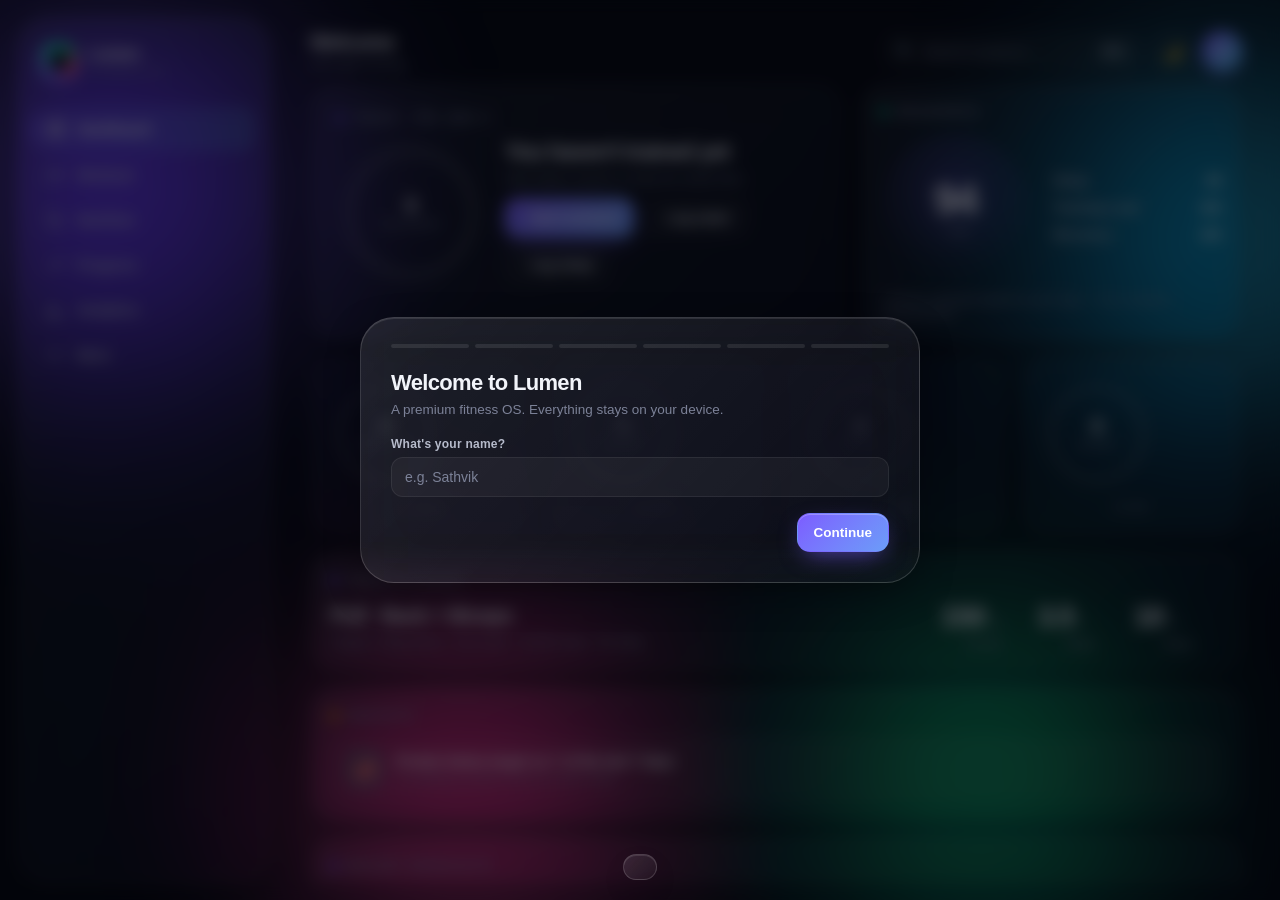
<file: index.html>
<!DOCTYPE html>
<html lang="en" data-theme="dark">
<head>
<meta charset="utf-8" />
<meta name="viewport" content="width=device-width, initial-scale=1, viewport-fit=cover" />
<title>Lumen · Fitness OS</title>
<meta name="theme-color" content="#05070d" />
<link rel="icon" href="data:image/svg+xml,%3Csvg xmlns='http://www.w3.org/2000/svg' viewBox='0 0 100 100'%3E%3Crect width='100' height='100' rx='22' fill='%237c5cff'/%3E%3C/svg%3E" />
<style>
/* ============================================================
   LUMEN — Liquid Glass Design System
   ============================================================ */
*,*::before,*::after { box-sizing: border-box; }

:root {
  --a1: #7c5cff; --a2: #4cc9f0; --a3: #ff4d8d;
  --a4: #06d6a0; --a5: #ffb703; --a6: #f4713f;
  --r-xs: 10px; --r-sm: 14px; --r-md: 20px;
  --r-lg: 26px; --r-xl: 34px;
  --sp-1: 4px; --sp-2: 8px; --sp-3: 12px; --sp-4: 16px;
  --sp-5: 20px; --sp-6: 24px; --sp-7: 32px; --sp-8: 44px;
  --tr: cubic-bezier(.22,.9,.28,1);
  --shadow-1: 0 1px 2px rgba(0,0,0,.18), 0 6px 20px -8px rgba(0,0,0,.35);
  --shadow-2: 0 12px 40px -12px rgba(0,0,0,.5);
  --font: "Inter", -apple-system, BlinkMacSystemFont, "SF Pro Display", "Segoe UI", Roboto, sans-serif;
}
html[data-theme="dark"] {
  --bg: #05070d; --bg-2: #0a0e18;
  --glass: linear-gradient(135deg, rgba(255,255,255,.07), rgba(255,255,255,.02));
  --glass-2: linear-gradient(135deg, rgba(255,255,255,.11), rgba(255,255,255,.035));
  --glass-brd: rgba(255,255,255,.10);
  --glass-brd-2: rgba(255,255,255,.16);
  --hl: inset 0 1px 0 rgba(255,255,255,.10);
  --text: #f2f4fa; --text-2: #b6bbcb; --text-3: #7c8298;
  --line: rgba(255,255,255,.07);
  --card: rgba(255,255,255,.035);
  --card-hover: rgba(255,255,255,.07);
  --track: rgba(255,255,255,.09);
  --scrim: rgba(2,4,10,.62);
  --input-bg: rgba(255,255,255,.045);
}
html[data-theme="light"] {
  --bg: #eef1f8; --bg-2: #ffffff;
  --glass: linear-gradient(135deg, rgba(255,255,255,.72), rgba(255,255,255,.42));
  --glass-2: linear-gradient(135deg, rgba(255,255,255,.92), rgba(255,255,255,.72));
  --glass-brd: rgba(255,255,255,.85);
  --glass-brd-2: rgba(255,255,255,.95);
  --hl: inset 0 1px 0 rgba(255,255,255,.9);
  --text: #0d1220; --text-2: #4c556b; --text-3: #8890a6;
  --line: rgba(10,15,35,.08);
  --card: rgba(255,255,255,.55);
  --card-hover: rgba(255,255,255,.85);
  --track: rgba(10,15,35,.08);
  --scrim: rgba(20,25,45,.32);
  --input-bg: rgba(255,255,255,.7);
}

html, body { height: 100%; }
body {
  margin: 0; font-family: var(--font); background: var(--bg); color: var(--text);
  -webkit-font-smoothing: antialiased; text-rendering: optimizeLegibility;
  overflow: hidden;
  transition: background .5s var(--tr), color .3s var(--tr);
}
h1,h2,h3,h4 { margin: 0; font-weight: 650; letter-spacing: -.02em; line-height: 1.15; }
p { margin: 0; }
button { font-family: inherit; color: inherit; cursor: pointer; border: 0; background: none; }
input, select, textarea { font-family: inherit; color: inherit; }
a { color: inherit; text-decoration: none; }
::selection { background: color-mix(in oklab, var(--a1) 55%, transparent); color: #fff; }
::-webkit-scrollbar { width: 10px; height: 10px; }
::-webkit-scrollbar-thumb { background: color-mix(in oklab, var(--text-3) 30%, transparent); border-radius: 20px; border: 3px solid transparent; background-clip: padding-box; }
::-webkit-scrollbar-thumb:hover { background: color-mix(in oklab, var(--text-3) 55%, transparent); background-clip: padding-box; border: 3px solid transparent; }

/* ---------- AMBIENT AURORA ---------- */
.aurora { position: fixed; inset: -20vh -20vw; z-index: 0; pointer-events: none; filter: blur(90px) saturate(140%); opacity: .9; }
html[data-theme="light"] .aurora { opacity: .55; }
.blob { position: absolute; border-radius: 50%; mix-blend-mode: screen; animation: drift 28s ease-in-out infinite alternate; }
html[data-theme="light"] .blob { mix-blend-mode: multiply; }
.b1 { width: 46vw; height: 46vw; left: 4%; top: 6%; background: radial-gradient(circle, var(--a1), transparent 68%); }
.b2 { width: 42vw; height: 42vw; right: 2%; top: 12%; background: radial-gradient(circle, var(--a2), transparent 68%); animation-duration: 34s; }
.b3 { width: 40vw; height: 40vw; left: 26%; bottom: 2%; background: radial-gradient(circle, var(--a3), transparent 68%); animation-duration: 40s; }
.b4 { width: 36vw; height: 36vw; right: 18%; bottom: 6%; background: radial-gradient(circle, var(--a4), transparent 68%); animation-duration: 30s; }
@keyframes drift {
  0%   { transform: translate3d(0,0,0) scale(1); }
  50%  { transform: translate3d(6vw,-5vh,0) scale(1.12); }
  100% { transform: translate3d(-4vw,4vh,0) scale(.94); }
}
.grain {
  position: fixed; inset: 0; z-index: 1; pointer-events: none; opacity: .5;
  background-image: url("data:image/svg+xml,%3Csvg xmlns='http://www.w3.org/2000/svg' width='200' height='200'%3E%3Cfilter id='n'%3E%3CfeTurbulence type='fractalNoise' baseFrequency='.9' numOctaves='2'/%3E%3CfeColorMatrix values='0 0 0 0 1 0 0 0 0 1 0 0 0 0 1 0 0 0 .06 0'/%3E%3C/filter%3E%3Crect width='200' height='200' filter='url(%23n)'/%3E%3C/svg%3E");
  mix-blend-mode: overlay;
}

/* ---------- GLASS ---------- */
.glass {
  background: var(--glass);
  backdrop-filter: blur(28px) saturate(180%);
  -webkit-backdrop-filter: blur(28px) saturate(180%);
  border: 1px solid var(--glass-brd);
  box-shadow: var(--shadow-2), var(--hl);
}
.glass-2 {
  background: var(--glass-2);
  backdrop-filter: blur(36px) saturate(190%);
  -webkit-backdrop-filter: blur(36px) saturate(190%);
  border: 1px solid var(--glass-brd-2);
  box-shadow: var(--shadow-2), var(--hl);
}

/* ---------- APP SHELL ---------- */
.app { position: relative; z-index: 2; display: grid; grid-template-columns: 256px 1fr; height: 100dvh; padding: 16px; gap: 16px; }
.main { display: flex; flex-direction: column; min-width: 0; min-height: 0; border-radius: var(--r-xl); overflow: hidden; }

/* ---------- SIDEBAR ---------- */
.sidebar { border-radius: var(--r-xl); padding: 22px 16px; display: flex; flex-direction: column; gap: 8px; min-height: 0; overflow-y: auto; }
.brand { display: flex; align-items: center; gap: 12px; padding: 4px 8px 20px; }
.logo {
  width: 36px; height: 36px; border-radius: 12px;
  background: conic-gradient(from 200deg, var(--a1), var(--a2), var(--a4), var(--a3), var(--a1));
  box-shadow: 0 6px 20px -4px color-mix(in oklab, var(--a1) 60%, transparent), inset 0 0 0 1px rgba(255,255,255,.28);
  position: relative;
}
.logo::after { content: ""; position: absolute; inset: 8px; border-radius: 6px; background: var(--bg); opacity: .85; }
.brand-txt { display: flex; flex-direction: column; line-height: 1.05; }
.brand-txt strong { font-size: 16px; letter-spacing: -.02em; }
.brand-txt small { font-size: 10.5px; color: var(--text-3); text-transform: uppercase; letter-spacing: .14em; margin-top: 3px; }

.nav { display: flex; flex-direction: column; gap: 3px; }
.nav-item {
  display: flex; align-items: center; gap: 12px; padding: 11px 12px; border-radius: 14px;
  color: var(--text-2); font-size: 14px; font-weight: 550;
  transition: background .18s var(--tr), color .18s var(--tr), transform .18s var(--tr);
  position: relative;
}
.nav-item .ni-ico { width: 20px; height: 20px; display: grid; place-items: center; flex: 0 0 auto; }
.nav-item .ni-ico svg { width: 20px; height: 20px; }
.nav-item:hover { background: var(--card-hover); color: var(--text); }
.nav-item.active {
  background: linear-gradient(135deg, color-mix(in oklab, var(--a1) 26%, transparent), color-mix(in oklab, var(--a2) 18%, transparent));
  color: var(--text);
  border: 1px solid color-mix(in oklab, var(--a1) 30%, transparent);
}
.nav-item.active::before {
  content: ""; position: absolute; left: 0; top: 22%; bottom: 22%;
  width: 3px; border-radius: 4px; background: var(--a1);
  box-shadow: 0 0 12px var(--a1);
}
.side-foot { margin-top: auto; padding-top: 16px; display: flex; flex-direction: column; gap: 8px; }

/* ---------- TOPBAR ---------- */
.topbar { display: flex; align-items: center; gap: 16px; padding: 14px 22px 12px; min-height: 68px; }
.greet h1 { font-size: 20px; letter-spacing: -.02em; }
.greet p { font-size: 13px; color: var(--text-3); margin-top: 2px; }
.top-actions { margin-left: auto; display: flex; align-items: center; gap: 10px; }

.search-pill {
  display: flex; align-items: center; gap: 10px;
  padding: 9px 12px 9px 14px; min-width: 260px; border-radius: 14px;
  background: var(--card); border: 1px solid var(--line); color: var(--text-3); font-size: 13px;
  transition: background .18s var(--tr), border-color .18s var(--tr);
}
.search-pill:hover { background: var(--card-hover); border-color: var(--glass-brd-2); }
.search-pill .sp-ico { opacity: .6; }
.search-pill kbd {
  margin-left: auto; font-family: inherit; font-size: 11px;
  padding: 2px 6px; border-radius: 6px;
  background: var(--track); color: var(--text-2); border: 1px solid var(--line);
}
.icon-btn {
  width: 40px; height: 40px; border-radius: 13px;
  display: grid; place-items: center;
  background: var(--card); border: 1px solid var(--line);
  font-size: 16px;
  transition: background .18s var(--tr), transform .18s var(--tr), border-color .18s var(--tr);
}
.icon-btn:hover { background: var(--card-hover); border-color: var(--glass-brd-2); transform: translateY(-1px); }
.icon-btn:active { transform: translateY(0) scale(.97); }
.avatar {
  width: 40px; height: 40px; border-radius: 50%;
  background: linear-gradient(135deg, var(--a1), var(--a2));
  color: #fff; font-weight: 700; font-size: 14px;
  display: grid; place-items: center;
  box-shadow: 0 6px 18px -4px color-mix(in oklab, var(--a1) 55%, transparent), inset 0 0 0 1px rgba(255,255,255,.25);
  transition: transform .18s var(--tr);
}
.avatar:hover { transform: translateY(-1px) scale(1.04); }
.only-mobile { display: none; }

/* ---------- SCROLL / VIEWS ---------- */
.scroll { flex: 1; min-height: 0; overflow-y: auto; overflow-x: hidden; padding: 0 22px 60px; scroll-behavior: smooth; }
.view { display: none; animation: fadeUp .4s var(--tr); }
.view.active { display: block; }
@keyframes fadeUp { from { opacity: 0; transform: translateY(10px); } to { opacity: 1; transform: none; } }

/* ---------- CARDS ---------- */
.grid { display: grid; gap: 16px; }
.grid.cols-2 { grid-template-columns: repeat(2, 1fr); }
.grid.cols-3 { grid-template-columns: repeat(3, 1fr); }
.grid.cols-4 { grid-template-columns: repeat(4, 1fr); }
.grid.auto    { grid-template-columns: repeat(auto-fit, minmax(220px, 1fr)); }
.grid.auto-lg { grid-template-columns: repeat(auto-fit, minmax(300px, 1fr)); }

.card {
  background: var(--card); border: 1px solid var(--line); border-radius: var(--r-lg);
  padding: 20px;
  backdrop-filter: blur(20px) saturate(160%);
  -webkit-backdrop-filter: blur(20px) saturate(160%);
  box-shadow: var(--shadow-1), var(--hl);
  transition: transform .25s var(--tr), border-color .25s var(--tr), background .25s var(--tr);
  position: relative; overflow: hidden;
}
.card:hover { border-color: var(--glass-brd-2); }
.card.glass { background: var(--glass); }
.card-title {
  display: flex; align-items: center; gap: 10px;
  font-size: 12px; font-weight: 600;
  text-transform: uppercase; letter-spacing: .12em;
  color: var(--text-3); margin-bottom: 14px;
}
.card-title .dot { width: 6px; height: 6px; border-radius: 50%; background: var(--a1); box-shadow: 0 0 10px var(--a1); }

.section-head { display: flex; align-items: flex-end; justify-content: space-between; gap: 16px; margin: 26px 0 14px; }
.section-head h2 { font-size: 17px; letter-spacing: -.02em; }
.section-head .sub { font-size: 12.5px; color: var(--text-3); margin-top: 3px; }

/* ---------- BUTTONS ---------- */
.btn {
  display: inline-flex; align-items: center; justify-content: center; gap: 8px;
  padding: 11px 16px; border-radius: 13px;
  font-size: 13.5px; font-weight: 600;
  background: var(--card); border: 1px solid var(--line); color: var(--text);
  transition: transform .18s var(--tr), background .18s var(--tr), border-color .18s var(--tr), box-shadow .18s var(--tr);
  white-space: nowrap;
}
.btn:hover { background: var(--card-hover); border-color: var(--glass-brd-2); transform: translateY(-1px); }
.btn:active { transform: translateY(0) scale(.98); }
.btn.primary {
  background: linear-gradient(135deg, var(--a1), color-mix(in oklab, var(--a2) 55%, var(--a1)));
  border-color: transparent; color: #fff;
  box-shadow: 0 8px 24px -8px color-mix(in oklab, var(--a1) 70%, transparent), inset 0 1px 0 rgba(255,255,255,.25);
}
.btn.primary:hover { box-shadow: 0 12px 30px -8px color-mix(in oklab, var(--a1) 80%, transparent), inset 0 1px 0 rgba(255,255,255,.3); }
.btn.ghost { background: transparent; }
.btn.danger { color: #ff6b8a; border-color: color-mix(in oklab, #ff6b8a 35%, transparent); }
.btn.danger:hover { background: color-mix(in oklab, #ff6b8a 12%, transparent); }
.btn.sm { padding: 7px 12px; font-size: 12.5px; border-radius: 10px; }
.btn.block { width: 100%; }
.btn:disabled { opacity: .45; pointer-events: none; }

.chip {
  display: inline-flex; align-items: center; gap: 6px;
  padding: 6px 11px; border-radius: 999px;
  font-size: 12px; font-weight: 600;
  background: var(--card); border: 1px solid var(--line); color: var(--text-2);
  transition: background .15s var(--tr), color .15s var(--tr), border-color .15s var(--tr);
}
.chip:hover { background: var(--card-hover); color: var(--text); }
.chip.active {
  background: linear-gradient(135deg, color-mix(in oklab, var(--a1) 30%, transparent), color-mix(in oklab, var(--a2) 22%, transparent));
  color: var(--text);
  border-color: color-mix(in oklab, var(--a1) 40%, transparent);
}

/* ---------- INPUTS ---------- */
.field { display: flex; flex-direction: column; gap: 6px; }
.field label { font-size: 12px; font-weight: 600; color: var(--text-2); letter-spacing: .02em; }
.input, select.input, textarea.input {
  width: 100%; padding: 11px 13px; border-radius: 12px;
  background: var(--input-bg); border: 1px solid var(--line);
  color: var(--text); font-size: 14px; outline: none;
  transition: border-color .18s var(--tr), box-shadow .18s var(--tr), background .18s var(--tr);
}
.input::placeholder { color: var(--text-3); }
.input:focus { border-color: color-mix(in oklab, var(--a1) 55%, transparent); box-shadow: 0 0 0 4px color-mix(in oklab, var(--a1) 18%, transparent); }
.input-row { display: grid; grid-template-columns: repeat(auto-fit, minmax(0,1fr)); gap: 12px; }

/* ---------- RINGS ---------- */
.ring { --size: 120px; width: var(--size); height: var(--size); position: relative; display: grid; place-items: center; flex: 0 0 auto; }
.ring svg { position: absolute; inset: 0; width: 100%; height: 100%; transform: rotate(-90deg); }
.ring circle { fill: none; stroke-width: 7; }
.ring .bg { stroke: var(--track); }
.ring .fg {
  stroke: var(--c, var(--a1)); stroke-linecap: round;
  filter: drop-shadow(0 0 8px color-mix(in oklab, var(--c, var(--a1)) 55%, transparent));
  transition: stroke-dashoffset 1s var(--tr);
}
.ring-inner { text-align: center; z-index: 1; line-height: 1.05; }
.ring-inner .v { font-size: 20px; font-weight: 700; letter-spacing: -.03em; }
.ring-inner .l { font-size: 10.5px; color: var(--text-3); text-transform: uppercase; letter-spacing: .1em; margin-top: 3px; }

/* ---------- STATS ---------- */
.stat-row { display: flex; align-items: baseline; gap: 8px; }
.stat-row .num { font-size: 28px; font-weight: 700; letter-spacing: -.03em; }
.stat-row .den { font-size: 13px; color: var(--text-3); }
.stat-sub { font-size: 12px; color: var(--text-3); margin-top: 4px; }

.pill { display: inline-flex; align-items: center; gap: 6px; padding: 5px 10px; border-radius: 999px; font-size: 11.5px; font-weight: 600; }
.pill.up   { color: var(--a4); background: color-mix(in oklab, var(--a4) 14%, transparent); }
.pill.down { color: var(--a3); background: color-mix(in oklab, var(--a3) 14%, transparent); }
.pill.flat { color: var(--text-3); background: var(--track); }

/* ---------- READINESS ---------- */
.readiness { display: grid; grid-template-columns: auto 1fr; gap: 24px; align-items: center; }
.readiness .big {
  width: 148px; height: 148px; border-radius: 50%;
  background: radial-gradient(circle at 50% 40%, color-mix(in oklab, var(--a1) 28%, transparent), transparent 70%);
  display: grid; place-items: center; position: relative;
}
.readiness .big::before {
  content: ""; position: absolute; inset: 6px; border-radius: 50%;
  border: 1.5px dashed color-mix(in oklab, var(--a1) 35%, transparent);
  animation: spin 24s linear infinite;
}
@keyframes spin { to { transform: rotate(360deg); } }
.readiness .big .v { font-size: 42px; font-weight: 800; letter-spacing: -.05em; }
.readiness .big .u { font-size: 12px; color: var(--text-3); }
.readiness-bars { display: flex; flex-direction: column; gap: 12px; }
.rb-row { display: grid; grid-template-columns: 100px 1fr 44px; gap: 12px; align-items: center; font-size: 13px; }
.rb-row .lbl { color: var(--text-2); font-weight: 550; }
.rb-row .val { text-align: right; font-weight: 600; font-variant-numeric: tabular-nums; }
.bar { height: 8px; border-radius: 999px; background: var(--track); overflow: hidden; position: relative; }
.bar > i { display: block; height: 100%; border-radius: 999px; background: linear-gradient(90deg, var(--a1), var(--a2)); transition: width .8s var(--tr); }
.bar.green > i { background: linear-gradient(90deg, var(--a4), #7ef0c2); }
.bar.amber > i { background: linear-gradient(90deg, var(--a5), #ffd76a); }
.bar.pink  > i { background: linear-gradient(90deg, var(--a3), #ff8bb1); }

/* ---------- MACRO BARS ---------- */
.macro-list { display: flex; flex-direction: column; gap: 14px; }
.macro { display: grid; grid-template-columns: 90px 1fr 110px; gap: 12px; align-items: center; }
.macro .name { font-size: 13px; font-weight: 600; color: var(--text-2); }
.macro .vals { font-size: 12.5px; color: var(--text-3); text-align: right; font-variant-numeric: tabular-nums; }
.macro .vals b { color: var(--text); font-weight: 650; }

/* ---------- LISTS ---------- */
.list { display: flex; flex-direction: column; gap: 8px; }
.list-item {
  display: flex; align-items: center; gap: 12px;
  padding: 12px 14px; border-radius: 14px;
  background: var(--card); border: 1px solid var(--line);
  transition: background .18s var(--tr), border-color .18s var(--tr), transform .18s var(--tr);
}
.list-item:hover { background: var(--card-hover); border-color: var(--glass-brd-2); }
.li-ico {
  width: 38px; height: 38px; border-radius: 12px;
  display: grid; place-items: center;
  background: color-mix(in oklab, var(--a1) 18%, transparent);
  color: var(--a1); font-size: 16px; flex: 0 0 auto;
}
.li-body { flex: 1; min-width: 0; }
.li-title { font-size: 14px; font-weight: 600; letter-spacing: -.01em; }
.li-sub { font-size: 12px; color: var(--text-3); margin-top: 2px; }
.li-right { font-variant-numeric: tabular-nums; font-weight: 600; font-size: 13.5px; text-align: right; }

/* ---------- EMPTY ---------- */
.empty {
  text-align: center; padding: 40px 24px;
  border: 1px dashed var(--line); border-radius: var(--r-lg);
  background: var(--card);
}
.empty .e-ico {
  width: 62px; height: 62px; margin: 0 auto 14px; border-radius: 20px;
  display: grid; place-items: center; font-size: 26px;
  background: linear-gradient(135deg, color-mix(in oklab, var(--a1) 25%, transparent), color-mix(in oklab, var(--a2) 20%, transparent));
  box-shadow: inset 0 0 0 1px rgba(255,255,255,.12);
}
.empty h3 { font-size: 15px; margin-bottom: 6px; }
.empty p { font-size: 13px; color: var(--text-3); margin-bottom: 16px; }

/* ---------- CHARTS ---------- */
.chart-wrap { position: relative; width: 100%; height: 220px; }
.chart-wrap.tall { height: 280px; }
.chart-wrap canvas { width: 100% !important; height: 100% !important; display: block; }

/* ---------- MODAL ---------- */
.modal-backdrop {
  position: fixed; inset: 0; z-index: 100;
  background: var(--scrim);
  backdrop-filter: blur(8px); -webkit-backdrop-filter: blur(8px);
  display: grid; place-items: center; padding: 20px;
  opacity: 0; transition: opacity .28s var(--tr);
}
.modal-backdrop.in { opacity: 1; }
.modal {
  width: 100%; max-width: 520px;
  max-height: min(86dvh, 820px);
  border-radius: var(--r-xl);
  display: flex; flex-direction: column; overflow: hidden;
  transform: translateY(20px) scale(.97); opacity: 0;
  transition: transform .32s var(--tr), opacity .32s var(--tr);
}
.modal-backdrop.in .modal { transform: none; opacity: 1; }
.modal.modal-sm { max-width: 380px; }
.modal.modal-lg { max-width: 720px; }
.modal-head {
  display: flex; align-items: center; gap: 12px;
  padding: 18px 22px 14px; border-bottom: 1px solid var(--line);
}
.modal-head h2 { font-size: 16px; flex: 1; }
.modal-body { padding: 20px 22px; overflow-y: auto; display: flex; flex-direction: column; gap: 16px; }
.modal-foot {
  padding: 14px 22px 18px;
  display: flex; gap: 10px; justify-content: flex-end;
  border-top: 1px solid var(--line);
  background: color-mix(in oklab, var(--bg) 40%, transparent);
}

/* ---------- TOAST ---------- */
.toast-root { position: fixed; right: 20px; bottom: 20px; display: flex; flex-direction: column; gap: 10px; z-index: 200; pointer-events: none; }
.toast {
  min-width: 240px; max-width: 360px; padding: 13px 16px; border-radius: 16px;
  background: var(--glass-2);
  backdrop-filter: blur(30px) saturate(180%);
  -webkit-backdrop-filter: blur(30px) saturate(180%);
  border: 1px solid var(--glass-brd-2);
  box-shadow: var(--shadow-2), var(--hl);
  display: flex; align-items: center; gap: 12px; font-size: 13.5px;
  transform: translateY(16px); opacity: 0;
  transition: transform .3s var(--tr), opacity .3s var(--tr);
  pointer-events: auto;
}
.toast.in { transform: none; opacity: 1; }
.toast .t-ico { width: 28px; height: 28px; border-radius: 10px; display: grid; place-items: center; flex: 0 0 auto; font-size: 14px; }
.toast.success .t-ico { background: color-mix(in oklab, var(--a4) 22%, transparent); color: var(--a4); }
.toast.error   .t-ico { background: color-mix(in oklab, var(--a3) 22%, transparent); color: var(--a3); }
.toast.warn    .t-ico { background: color-mix(in oklab, var(--a5) 22%, transparent); color: var(--a5); }
.toast.info    .t-ico { background: color-mix(in oklab, var(--a2) 22%, transparent); color: var(--a2); }

/* ---------- REST DOCK ---------- */
.rest-dock {
  position: fixed; left: 50%; bottom: 20px; transform: translateX(-50%);
  z-index: 150; padding: 12px 16px; border-radius: 20px;
  background: var(--glass-2);
  backdrop-filter: blur(30px) saturate(180%);
  -webkit-backdrop-filter: blur(30px) saturate(180%);
  border: 1px solid var(--glass-brd-2);
  box-shadow: var(--shadow-2), var(--hl);
  display: flex; align-items: center; gap: 14px;
  animation: fadeUp .4s var(--tr);
}
.rest-dock .rt-ring { width: 52px; height: 52px; }
.rest-dock .rt-num { font-variant-numeric: tabular-nums; font-size: 22px; font-weight: 700; letter-spacing: -.03em; }
.rest-dock .rt-lbl { font-size: 11px; color: var(--text-3); text-transform: uppercase; letter-spacing: .1em; }

/* ---------- MOBILE NAV ---------- */
.mobile-nav {
  display: none;
  position: fixed; left: 12px; right: 12px; bottom: 12px;
  z-index: 90; border-radius: 22px; padding: 8px 6px;
  grid-template-columns: repeat(5, 1fr); gap: 4px;
}
.mobile-nav .m-item {
  display: flex; flex-direction: column; align-items: center; gap: 3px;
  padding: 8px 4px; border-radius: 14px;
  color: var(--text-3); font-size: 10.5px; font-weight: 600;
  transition: color .18s var(--tr), background .18s var(--tr);
}
.mobile-nav .m-item .mi { font-size: 18px; line-height: 1; }
.mobile-nav .m-item .mi svg { width: 20px; height: 20px; }
.mobile-nav .m-item.active {
  color: var(--text);
  background: linear-gradient(135deg, color-mix(in oklab, var(--a1) 26%, transparent), color-mix(in oklab, var(--a2) 18%, transparent));
}

/* ---------- COMMAND PALETTE ---------- */
.cmd {
  position: fixed; inset: 0; z-index: 300;
  background: var(--scrim);
  backdrop-filter: blur(10px); -webkit-backdrop-filter: blur(10px);
  display: grid; place-items: start center; padding-top: 14vh;
  opacity: 0; transition: opacity .2s var(--tr);
}
.cmd.in { opacity: 1; }
.cmd-panel {
  width: min(560px, calc(100% - 32px));
  border-radius: var(--r-lg); overflow: hidden;
  transform: translateY(-10px);
  transition: transform .25s var(--tr);
}
.cmd.in .cmd-panel { transform: none; }
.cmd-input { width: 100%; padding: 18px 20px; background: transparent; border: 0; outline: none; font-size: 16px; color: var(--text); }
.cmd-input::placeholder { color: var(--text-3); }
.cmd-list { max-height: 380px; overflow-y: auto; padding: 6px; }
.cmd-item {
  display: flex; align-items: center; gap: 12px;
  padding: 11px 14px; border-radius: 12px;
  font-size: 14px; cursor: pointer; color: var(--text-2);
}
.cmd-item:hover, .cmd-item.sel {
  background: linear-gradient(135deg, color-mix(in oklab, var(--a1) 22%, transparent), color-mix(in oklab, var(--a2) 14%, transparent));
  color: var(--text);
}
.cmd-item .ci { width: 22px; text-align: center; opacity: .8; }
.cmd-item .cg { margin-left: auto; font-size: 11px; color: var(--text-3); text-transform: uppercase; letter-spacing: .1em; }
.cmd-empty { padding: 30px; text-align: center; color: var(--text-3); font-size: 13px; }

/* ---------- ONBOARDING ---------- */
.ob-wrap { padding: 26px 30px 30px; }
.ob-step { display: none; animation: fadeUp .35s var(--tr); }
.ob-step.active { display: block; }
.ob-progress { display: flex; gap: 6px; margin-bottom: 22px; }
.ob-progress i { flex: 1; height: 4px; border-radius: 999px; background: var(--track); overflow: hidden; position: relative; }
.ob-progress i.done::after { content: ""; position: absolute; inset: 0; background: linear-gradient(90deg, var(--a1), var(--a2)); border-radius: 999px; }
.ob-h { font-size: 22px; margin-bottom: 6px; letter-spacing: -.03em; }
.ob-p { font-size: 13.5px; color: var(--text-3); margin-bottom: 20px; }
.ob-grid { display: grid; grid-template-columns: 1fr 1fr; gap: 14px; }
.ob-choice { display: grid; grid-template-columns: repeat(auto-fit, minmax(120px, 1fr)); gap: 10px; }
.ob-choice .chip { justify-content: center; padding: 12px; font-size: 13px; }
.ob-choice .chip.active { background: linear-gradient(135deg, var(--a1), color-mix(in oklab, var(--a2) 55%, var(--a1))); color: #fff; border-color: transparent; }

/* ---------- CALENDAR ---------- */
.cal { display: grid; grid-template-columns: repeat(7, 1fr); gap: 6px; }
.cal .dow { text-align: center; font-size: 10.5px; color: var(--text-3); text-transform: uppercase; letter-spacing: .1em; padding: 6px 0; }
.cal .d {
  aspect-ratio: 1; border-radius: 12px; display: grid; place-items: center;
  font-size: 13px; background: var(--card); border: 1px solid transparent;
  color: var(--text-2); position: relative; cursor: pointer;
  transition: background .15s var(--tr), border-color .15s var(--tr), color .15s var(--tr);
}
.cal .d:hover { background: var(--card-hover); color: var(--text); }
.cal .d.out { opacity: .3; pointer-events: none; }
.cal .d.today { border-color: var(--a1); color: var(--text); font-weight: 700; }
.cal .d .mk { position: absolute; bottom: 6px; width: 5px; height: 5px; border-radius: 50%; }
.cal .d.workout .mk { background: var(--a1); box-shadow: 0 0 8px var(--a1); }
.cal .d.rest .mk { background: var(--text-3); }

/* ---------- ACHIEVEMENTS ---------- */
.ach {
  display: flex; gap: 12px; align-items: center;
  padding: 12px; border-radius: 16px;
  background: var(--card); border: 1px solid var(--line);
}
.ach.locked { opacity: .45; filter: grayscale(.6); }
.ach .a-ico {
  width: 46px; height: 46px; border-radius: 14px;
  display: grid; place-items: center; font-size: 22px;
  background: linear-gradient(135deg, color-mix(in oklab, var(--a5) 30%, transparent), color-mix(in oklab, var(--a3) 25%, transparent));
  box-shadow: inset 0 0 0 1px rgba(255,255,255,.12);
}

/* ---------- WORKOUT ACTIVE ---------- */
.wk-head {
  display: flex; align-items: center; gap: 14px; flex-wrap: wrap;
  padding: 18px 22px; border-radius: var(--r-lg);
  background: linear-gradient(135deg, color-mix(in oklab, var(--a1) 22%, transparent), color-mix(in oklab, var(--a2) 12%, transparent));
  border: 1px solid color-mix(in oklab, var(--a1) 30%, transparent);
}
.wk-timer { font-size: 26px; font-weight: 700; letter-spacing: -.03em; font-variant-numeric: tabular-nums; }

.ex-block {
  padding: 16px; border-radius: 18px;
  background: var(--card); border: 1px solid var(--line);
  display: flex; flex-direction: column; gap: 12px;
}
.ex-head { display: flex; align-items: center; gap: 12px; }
.ex-head h3 { font-size: 15px; flex: 1; }
.ex-head .ex-tag { font-size: 11px; color: var(--text-3); }
.set-row { display: grid; grid-template-columns: 34px 1fr 1fr 1fr 40px; gap: 8px; align-items: center; font-size: 13px; }
.set-row .sn { text-align: center; color: var(--text-3); font-weight: 600; font-variant-numeric: tabular-nums; }
.set-row input {
  width: 100%; padding: 8px 10px; border-radius: 10px;
  background: var(--input-bg); border: 1px solid var(--line);
  text-align: center; font-size: 13.5px; outline: none;
}
.set-row input:focus { border-color: color-mix(in oklab, var(--a1) 55%, transparent); }
.set-row .del { color: var(--text-3); text-align: center; }
.set-row .del:hover { color: var(--a3); }
.set-labels { display: grid; grid-template-columns: 34px 1fr 1fr 1fr 40px; gap: 8px; font-size: 11px; color: var(--text-3); text-transform: uppercase; letter-spacing: .08em; padding: 0 2px; }
.prev-hint { font-size: 12px; color: var(--text-3); padding: 6px 0; }
.prev-hint b { color: var(--text-2); font-weight: 600; }

/* ---------- SUGGEST ---------- */
.suggest {
  display: flex; gap: 10px; align-items: flex-start;
  padding: 12px 14px; border-radius: 14px;
  background: linear-gradient(135deg, color-mix(in oklab, var(--a4) 14%, transparent), color-mix(in oklab, var(--a2) 10%, transparent));
  border: 1px solid color-mix(in oklab, var(--a4) 28%, transparent);
  font-size: 12.5px; color: var(--text-2);
}
.suggest b { color: var(--text); }

/* ---------- UTIL ---------- */
.muted { color: var(--text-3); }
.small { font-size: 12px; }
.row { display: flex; align-items: center; gap: 10px; }
.wrap { flex-wrap: wrap; }
.grow { flex: 1; }
.mt-2 { margin-top: 8px; } .mt-3 { margin-top: 12px; } .mt-4 { margin-top: 16px; }
.mb-2 { margin-bottom: 8px; } .mb-3 { margin-bottom: 12px; } .mb-4 { margin-bottom: 16px; }
.center { text-align: center; }
.tnum { font-variant-numeric: tabular-nums; }

/* ---------- RESPONSIVE ---------- */
@media (max-width: 1080px) {
  .grid.cols-4 { grid-template-columns: repeat(2, 1fr); }
  .grid.cols-3 { grid-template-columns: repeat(2, 1fr); }
}
@media (max-width: 880px) {
  .app { grid-template-columns: 1fr; padding: 0; gap: 0; }
  .sidebar {
    position: fixed; left: 0; top: 0; bottom: 0;
    width: 272px; border-radius: 0 var(--r-xl) var(--r-xl) 0;
    z-index: 110; transform: translateX(-105%);
    transition: transform .32s var(--tr); padding-top: 24px;
  }
  .sidebar.open { transform: none; }
  .main { border-radius: 0; }
  .topbar { padding: 12px 16px 8px; min-height: 60px; }
  .scroll { padding: 0 16px 100px; }
  .only-mobile { display: grid; }
  .search-pill { min-width: 0; padding: 9px 11px; }
  .search-pill .sp-txt, .search-pill kbd { display: none; }
  .mobile-nav { display: grid; }
  .grid.cols-2, .grid.cols-3, .grid.cols-4 { grid-template-columns: 1fr; }
  .readiness { grid-template-columns: 1fr; text-align: center; justify-items: center; }
  .readiness .big { width: 130px; height: 130px; }
  .readiness .big .v { font-size: 36px; }
  .rb-row { grid-template-columns: 84px 1fr 40px; font-size: 12px; }
  .ob-grid { grid-template-columns: 1fr; }
  .toast-root { left: 16px; right: 16px; bottom: 86px; align-items: stretch; }
  .rest-dock { bottom: 86px; }
  .macro { grid-template-columns: 74px 1fr 92px; }
}
@media (max-width: 420px) {
  .greet h1 { font-size: 17px; }
  .stat-row .num { font-size: 22px; }
  .ring { --size: 100px; }
}
@media (prefers-reduced-motion: reduce) {
  *, *::before, *::after { animation-duration: .001ms !important; transition-duration: .001ms !important; }
}
</style>
</head>
<body>

<div class="aurora" aria-hidden="true">
  <span class="blob b1"></span><span class="blob b2"></span>
  <span class="blob b3"></span><span class="blob b4"></span>
</div>
<div class="grain" aria-hidden="true"></div>

<div class="app">
  <aside class="sidebar glass" id="sidebar">
    <div class="brand">
      <span class="logo" aria-hidden="true"></span>
      <span class="brand-txt"><strong>Lumen</strong><small>Fitness OS</small></span>
    </div>
    <nav class="nav" id="nav" aria-label="Primary"></nav>
    <div class="side-foot" id="sideFoot"></div>
  </aside>

  <main class="main">
    <header class="topbar">
      <button class="icon-btn only-mobile" id="menuBtn" aria-label="Open menu">☰</button>
      <div class="greet">
        <h1 id="greetTitle">Welcome</h1>
        <p id="greetSub">Let's get moving.</p>
      </div>
      <div class="top-actions">
        <button class="search-pill" id="searchBtn" aria-label="Open search">
          <span class="sp-ico">🔍</span>
          <span class="sp-txt">Search or jump to…</span>
          <kbd>⌘K</kbd>
        </button>
        <button class="icon-btn" id="themeBtn" aria-label="Toggle theme">🌙</button>
        <button class="avatar" id="profileBtn" aria-label="Profile">S</button>
      </div>
    </header>

    <div class="scroll" id="scroll">
      <section class="view" id="view-dashboard" data-view="dashboard">
        <section class="fitness-hero">
    <img
        src="https://images.unsplash.com/photo-1534438327276-14e5300c3a48?auto=format&fit=crop&w=1600&q=85"
        alt="Fitness training"
    >

    <div class="fitness-hero-overlay"></div>

    <div class="fitness-hero-content">
        <span class="hero-badge">FITNESS TRACKER</span>

        <h1>Build Your Strongest Self.</h1>

        <p>
            Track your workouts, nutrition, water, sleep and progress
            all in one place.
        </p>

        <div class="hero-buttons">
            <button class="hero-btn" data-action="nav" data-view="workout">
                Start Workout →
            </button>

            <button class="hero-btn secondary" data-action="nav" data-view="progress">
                View Progress
            </button>
        </div>
    </div>
</section>
      </section>
      <section class="view" id="view-workout"   data-view="workout"></section>
      <section class="view" id="view-nutrition" data-view="nutrition"></section>
      <section class="view" id="view-progress"  data-view="progress"></section>
      <section class="view" id="view-analytics" data-view="analytics"></section>
      <section class="view" id="view-more"      data-view="more"></section>
    </div>
  </main>
</div>

<nav class="mobile-nav glass" id="mobileNav" aria-label="Mobile navigation"></nav>

<div id="overlayRoot"></div>
<div id="toastRoot" class="toast-root" role="status" aria-live="polite"></div>
<div class="rest-dock" id="restDock" hidden></div>

<script>
/* ============================================================
   LUMEN FITNESS OS — single file build
   ============================================================ */
(() => {
'use strict';

const $  = (s, r = document) => r.querySelector(s);
const $$ = (s, r = document) => [...r.querySelectorAll(s)];
const uid = () => Math.random().toString(36).slice(2, 10);
const todayKey = (d = new Date()) => {
  const x = new Date(d); x.setMinutes(x.getMinutes() - x.getTimezoneOffset());
  return x.toISOString().slice(0, 10);
};
const keyOf = (d) => todayKey(d);
const clamp = (n, a, b) => Math.min(b, Math.max(a, n));
const round = (n, d = 0) => Math.round(n * 10 ** d) / 10 ** d;
const num = (v, fb = 0) => { const n = parseFloat(v); return Number.isFinite(n) ? n : fb; };
const esc = (s) => String(s ?? '').replace(/[&<>"']/g, c => ({ '&':'&amp;','<':'&lt;','>':'&gt;','"':'&quot;',"'":'&#39;'}[c]));
const sum = (arr, f) => arr.reduce((a, b) => a + (f ? f(b) : b), 0);
const daysBetween = (a, b) => Math.round((new Date(b) - new Date(a)) / 864e5);
const addDays = (d, n) => { const x = new Date(d); x.setDate(x.getDate() + n); return x; };

const fmt = {
  date(d) { return new Date(d).toLocaleDateString(undefined, { month: 'short', day: 'numeric' }); },
  dateLong(d) { return new Date(d).toLocaleDateString(undefined, { weekday: 'short', month: 'short', day: 'numeric' }); },
  kg(n) { return `${round(n, 1)} kg`; },
  g(n) { return `${Math.round(n)} g`; },
  kcal(n) { return `${Math.round(n).toLocaleString()} kcal`; },
  L(n) { return `${round(n, 2)} L`; },
  mins(n) { return `${Math.round(n)} min`; },
  hhmm(mins) { const h = Math.floor(mins / 60), m = Math.round(mins % 60); return `${h}h ${String(m).padStart(2,'0')}m`; },
  clock(secs) { const m = Math.floor(secs/60), s = secs%60; return `${m}:${String(s).padStart(2,'0')}`; },
};

const NS = 'lumen:';
const Store = {
  get(k, d = null) { try { const v = localStorage.getItem(NS + k); return v == null ? d : JSON.parse(v); } catch { return d; } },
  set(k, v) { try { localStorage.setItem(NS + k, JSON.stringify(v)); } catch (e) { console.warn('storage full', e); } },
  del(k) { localStorage.removeItem(NS + k); },
  keys() { return Object.keys(localStorage).filter(k => k.startsWith(NS)).map(k => k.slice(NS.length)); },
  clearAll() { this.keys().forEach(k => this.del(k)); },
};

const ICONS = {
  dashboard: '<svg viewBox="0 0 24 24" fill="none" stroke="currentColor" stroke-width="1.8" stroke-linecap="round" stroke-linejoin="round"><rect x="3" y="3" width="7" height="9" rx="2"/><rect x="14" y="3" width="7" height="5" rx="2"/><rect x="14" y="12" width="7" height="9" rx="2"/><rect x="3" y="16" width="7" height="5" rx="2"/></svg>',
  workout:   '<svg viewBox="0 0 24 24" fill="none" stroke="currentColor" stroke-width="1.8" stroke-linecap="round" stroke-linejoin="round"><path d="M6.5 6.5v11M17.5 6.5v11M3 9v6M21 9v6M6.5 12h11"/></svg>',
  nutrition: '<svg viewBox="0 0 24 24" fill="none" stroke="currentColor" stroke-width="1.8" stroke-linecap="round" stroke-linejoin="round"><path d="M12 3a9 9 0 1 0 9 9"/><path d="M12 3v9h9"/></svg>',
  progress:  '<svg viewBox="0 0 24 24" fill="none" stroke="currentColor" stroke-width="1.8" stroke-linecap="round" stroke-linejoin="round"><path d="M3 17l6-6 4 4 8-8"/><path d="M17 7h4v4"/></svg>',
  analytics: '<svg viewBox="0 0 24 24" fill="none" stroke="currentColor" stroke-width="1.8" stroke-linecap="round" stroke-linejoin="round"><path d="M4 20V10M10 20V4M16 20v-8M22 20H2"/></svg>',
  more:      '<svg viewBox="0 0 24 24" fill="none" stroke="currentColor" stroke-width="1.8" stroke-linecap="round" stroke-linejoin="round"><circle cx="5" cy="12" r="1.6"/><circle cx="12" cy="12" r="1.6"/><circle cx="19" cy="12" r="1.6"/></svg>',
  plus:      '<svg viewBox="0 0 24 24" fill="none" stroke="currentColor" stroke-width="2" stroke-linecap="round"><path d="M12 5v14M5 12h14"/></svg>',
  water:     '<svg viewBox="0 0 24 24" fill="none" stroke="currentColor" stroke-width="1.8" stroke-linecap="round" stroke-linejoin="round"><path d="M12 3s6 6.5 6 11a6 6 0 0 1-12 0c0-4.5 6-11 6-11z"/></svg>',
  sleep:     '<svg viewBox="0 0 24 24" fill="none" stroke="currentColor" stroke-width="1.8" stroke-linecap="round" stroke-linejoin="round"><path d="M21 12.8A9 9 0 1 1 11.2 3 7 7 0 0 0 21 12.8z"/></svg>',
};

const State = {
  user: null,
  settings: { theme: 'dark', units: 'metric', notifications: true, sound: true },
  workouts: [], nutrition: [], water: {}, steps: {}, sleep: [],
  measurements: [], goals: [], habits: [], achievements: [], prs: {},
  activeWorkout: null, view: 'dashboard', analyticsRange: 30,
};

/* ---------- EXERCISE DB ---------- */
const EXERCISES = [
  ['Bench Press','Chest',['Triceps','Front Delts'],'Barbell','Intermediate','Horizontal Push','Lie on a flat bench, grip the bar slightly wider than shoulder width, lower to mid-chest, then press up until arms are extended.'],
  ['Incline Bench Press','Chest',['Front Delts','Triceps'],'Barbell','Intermediate','Horizontal Push','Set bench to 30–45°, lower bar to upper chest, press up keeping shoulders retracted.'],
  ['Dumbbell Bench Press','Chest',['Triceps','Front Delts'],'Dumbbell','Beginner','Horizontal Push','Press two dumbbells from chest level to full extension, wrists stacked over elbows.'],
  ['Push-up','Chest',['Triceps','Core'],'Bodyweight','Beginner','Horizontal Push','Hands under shoulders, body straight, lower chest to floor, press up.'],
  ['Cable Fly','Chest',['Front Delts'],'Cable','Beginner','Horizontal Adduction','Stand between pulleys, bring handles together in front of chest with slight elbow bend.'],
  ['Overhead Press','Shoulders',['Triceps','Upper Chest'],'Barbell','Intermediate','Vertical Push','Stand with bar at collarbone, press overhead, lock out, lower under control.'],
  ['Lateral Raise','Shoulders',['Traps'],'Dumbbell','Beginner','Abduction','Raise dumbbells out to sides to shoulder height, control descent.'],
  ['Face Pull','Shoulders',['Rear Delts','Traps'],'Cable','Beginner','Horizontal Pull','Pull rope to face level, elbows high, squeeze rear delts.'],
  ['Pull-up','Back',['Biceps','Rear Delts'],'Bodyweight','Intermediate','Vertical Pull','Hang from bar, pull chest to bar, control descent.'],
  ['Barbell Row','Back',['Biceps','Rear Delts'],'Barbell','Intermediate','Horizontal Pull','Hinge to ~45°, row bar to lower chest, squeeze shoulder blades.'],
  ['Lat Pulldown','Back',['Biceps'],'Cable','Beginner','Vertical Pull','Pull bar to upper chest, control the return.'],
  ['Seated Cable Row','Back',['Biceps','Rear Delts'],'Cable','Beginner','Horizontal Pull','Row handle to abdomen, keep torso upright, squeeze.'],
  ['Deadlift','Back',['Glutes','Hamstrings','Core'],'Barbell','Advanced','Hinge','Hinge at hips, grip bar, brace core, stand by driving through floor.'],
  ['Squat','Legs',['Glutes','Core'],'Barbell','Intermediate','Squat','Bar on traps, brace, sit down between hips, hit depth, stand.'],
  ['Front Squat','Legs',['Core','Upper Back'],'Barbell','Advanced','Squat','Bar on front delts, elbows high, squat with vertical torso.'],
  ['Leg Press','Legs',['Glutes'],'Machine','Beginner','Squat','Feet shoulder width on platform, lower knees to ~90°, press.'],
  ['Romanian Deadlift','Legs',['Hamstrings','Glutes'],'Barbell','Intermediate','Hinge','Hinge at hips with slight knee bend, lower bar along legs.'],
  ['Leg Curl','Legs',['Hamstrings'],'Machine','Beginner','Knee Flexion','Curl pad toward glutes, control the return.'],
  ['Leg Extension','Legs',['Quads'],'Machine','Beginner','Knee Extension','Extend knees against pad, squeeze quads, control.'],
  ['Bulgarian Split Squat','Legs',['Glutes'],'Dumbbell','Intermediate','Single-Leg Squat','Rear foot elevated, lower front knee, drive up.'],
  ['Walking Lunge','Legs',['Glutes'],'Dumbbell','Beginner','Lunge','Step forward into lunge, drive through front foot, alternate.'],
  ['Hip Thrust','Glutes',['Hamstrings'],'Barbell','Intermediate','Hip Extension','Upper back on bench, bar on hips, drive hips to ceiling.'],
  ['Calf Raise','Legs',['Calves'],'Machine','Beginner','Plantar Flexion','Rise on toes, pause, lower with control.'],
  ['Bicep Curl','Arms',['Forearms'],'Dumbbell','Beginner','Elbow Flexion','Curl dumbbells to shoulders, keep elbows tucked.'],
  ['Hammer Curl','Arms',['Forearms'],'Dumbbell','Beginner','Elbow Flexion','Neutral grip curl, control descent.'],
  ['Tricep Pushdown','Arms',[],'Cable','Beginner','Elbow Extension','Push handle down, keep elbows at sides, lock out.'],
  ['Overhead Tricep Extension','Arms',[],'Dumbbell','Beginner','Elbow Extension','Hold dumbbell overhead, lower behind head, extend.'],
  ['Skull Crusher','Arms',[],'Barbell','Intermediate','Elbow Extension','Lower bar to forehead, extend elbows, keep upper arms still.'],
  ['Dips','Arms',['Chest','Front Delts'],'Bodyweight','Intermediate','Vertical Push','Lower body until upper arms parallel, press up.'],
  ['Plank','Core',[],'Bodyweight','Beginner','Anti-Extension','Forearms and toes on floor, body straight, brace core.'],
  ['Hanging Leg Raise','Core',['Hip Flexors'],'Bodyweight','Intermediate','Hip Flexion','Hang from bar, raise legs to 90°, control.'],
  ['Russian Twist','Core',['Obliques'],'Bodyweight','Beginner','Rotation','Seated, feet lifted, rotate torso side to side.'],
  ['Cable Crunch','Core',[],'Cable','Beginner','Spinal Flexion','Kneel at cable, crunch down, keep hips still.'],
  ['Ab Wheel','Core',['Lats'],'Bodyweight','Advanced','Anti-Extension','Roll wheel forward, keep core braced, return.'],
  ['Running','Cardio',['Legs','Core'],'Bodyweight','Beginner','Locomotion','Steady cadence, mid-foot strike, controlled breathing.'],
  ['Cycling','Cardio',['Legs'],'Machine','Beginner','Locomotion','Adjust saddle height, pedal smoothly.'],
  ['Rowing','Cardio',['Back','Legs'],'Machine','Intermediate','Locomotion','Drive with legs, then lean back, then pull.'],
  ['Jump Rope','Cardio',['Calves'],'Bodyweight','Beginner','Plyometric','Small jumps, rope turning from wrists.'],
  ['Burpees','Cardio',['Full Body'],'Bodyweight','Intermediate','Plyometric','Squat, kick back, push-up, jump, repeat.'],
  ['Mountain Climbers','Cardio',['Core'],'Bodyweight','Beginner','Plyometric','Plank position, drive knees toward chest alternately.'],
  ['Kettlebell Swing','Full Body',['Glutes','Hamstrings'],'Kettlebell','Intermediate','Hinge','Hinge and snap hips to swing kettlebell to chest height.'],
].map(([name, primary, secondary, equipment, difficulty, pattern, instructions]) => ({
  id: uid(), name, primary, secondary, equipment, difficulty, pattern, instructions,
}));

/* ---------- FOOD DB (per 100g) ---------- */
const FOODS = [
  ['Chicken Breast','Protein',165,31,0,3.6,0],
  ['Chicken Curry','Meal',180,14,6,10,1],
  ['Rice (cooked)','Carb',130,2.7,28,0.3,0.4],
  ['Egg (1 large)','Protein',78,6.3,0.6,5.3,0],
  ['Oats (dry)','Carb',389,16.9,66,6.9,10.6],
  ['Banana (1 med)','Fruit',105,1.3,27,0.4,3.1],
  ['Apple (1 med)','Fruit',95,0.5,25,0.3,4.4],
  ['Paneer','Protein',265,18,1.2,21,0],
  ['Dal (cooked)','Protein',116,9,20,0.4,7.9],
  ['Roti (1 med)','Carb',120,3.1,18,3.7,1.9],
  ['Curd / Yogurt','Dairy',98,11,3.4,4.3,0],
  ['Milk (whole)','Dairy',61,3.2,4.8,3.3,0],
  ['Almonds','Fat',579,21,22,50,12.5],
  ['Salmon','Protein',208,20,0,13,0],
  ['Whey Protein (1 scoop)','Supplement',120,24,3,1.5,0.5],
  ['Bread (1 slice)','Carb',79,2.7,14.6,1,1.1],
  ['Potato (boiled)','Carb',87,1.9,20,0.1,1.8],
  ['Sweet Potato','Carb',86,1.6,20,0.1,3],
  ['Broccoli','Veg',34,2.8,7,0.4,2.6],
  ['Spinach','Veg',23,2.9,3.6,0.4,2.2],
  ['Tomato','Veg',18,0.9,3.9,0.2,1.2],
  ['Cucumber','Veg',15,0.7,3.6,0.1,0.5],
  ['Onion','Veg',40,1.1,9,0.1,1.7],
  ['Olive Oil (1 tbsp)','Fat',119,0,0,13.5,0],
  ['Ghee (1 tbsp)','Fat',112,0,0,12.7,0],
  ['Cheese (cheddar)','Dairy',402,25,1.3,33,0],
  ['Tofu','Protein',76,8,1.9,4.8,0.3],
  ['Chickpeas (cooked)','Protein',164,8.9,27,2.6,7.6],
  ['Beef (lean)','Protein',250,26,0,15,0],
  ['Tuna (canned)','Protein',132,28,0,1,0],
  ['Shrimp','Protein',99,24,0.2,0.3,0],
  ['Quinoa (cooked)','Carb',120,4.4,21,1.9,2.8],
  ['Pasta (cooked)','Carb',131,5,25,1.1,1.8],
  ['Avocado','Fat',160,2,9,15,7],
  ['Peanut Butter (1 tbsp)','Fat',94,4,3,8,1],
  ['Honey (1 tbsp)','Carb',64,0.1,17,0,0],
  ['Orange (1 med)','Fruit',62,1.2,15,0.2,3.1],
  ['Strawberries','Fruit',32,0.7,7.7,0.3,2],
  ['Blueberries','Fruit',57,0.7,14,0.3,2.4],
  ['Greek Yogurt','Dairy',59,10,3.6,0.4,0],
  ['Coffee (black)','Drink',2,0.1,0,0,0],
  ['Green Tea','Drink',1,0,0,0,0],
  ['Protein Bar','Supplement',350,30,40,8,6],
  ['Dark Chocolate','Snack',546,4.9,61,31,7],
  ['Pizza (slice)','Meal',266,11,33,10,2.3],
  ['Burger','Meal',295,17,24,14,1.5],
].map(([name, cat, kcal, p, c, f, fib]) => ({ id: uid(), name, cat, kcal, p, c, f, fib, per: 100 }));

/* ---------- CALCULATIONS ---------- */
const Calc = {
  bmi(kg, cm) { return kg / ((cm / 100) ** 2); },
  bmr({ weight, height, age, gender }) {
    const s = gender === 'female' ? -161 : 5;
    return 10 * weight + 6.25 * height - 5 * age + s;
  },
  tdee(bmr, activityLevel) {
    const f = { sedentary: 1.2, light: 1.375, moderate: 1.55, active: 1.725, athlete: 1.9 }[activityLevel] || 1.375;
    return bmr * f;
  },
  oneRM(weight, reps, formula = 'epley') {
    if (!weight || !reps) return 0;
    if (formula === 'brzycki') return weight * (36 / (37 - reps));
    return weight * (1 + reps / 30);
  },
  volume(sets) { return sum(sets, s => num(s.weight) * num(s.reps)); },
  readiness() {
    const t = todayKey();
    const last = [...State.sleep].sort((a, b) => b.date.localeCompare(a.date))[0];
    const sleepH = last ? last.duration : 7;
    const sleepScore = clamp((sleepH / 8) * 100, 0, 100);
    const recent = State.workouts.filter(w => daysBetween(w.date, t) <= 7);
    const load = sum(recent, w => sum(w.exercises || [], e => sum(e.sets || [], s => num(s.weight) * num(s.reps))));
    const loadScore = clamp(100 - (load / 6000) * 100, 25, 100);
    const restDays = 7 - new Set(recent.map(w => w.date)).size;
    const recovery = clamp(60 + restDays * 6, 30, 100);
    const overall = Math.round(sleepScore * 0.45 + loadScore * 0.3 + recovery * 0.25);
    return { overall, sleepScore: Math.round(sleepScore), loadScore: Math.round(loadScore), recovery: Math.round(recovery) };
  },
};

/* ---------- TOAST ---------- */
const Toast = {
  show(msg, type = 'info', icon = null) {
    const root = $('#toastRoot');
    const el = document.createElement('div');
    el.className = `toast ${type}`;
    const ico = icon || ({ success: '✓', error: '!', warn: '⚠', info: 'i' }[type] || 'i');
    el.innerHTML = `<div class="t-ico">${ico}</div><div>${esc(msg)}</div>`;
    root.appendChild(el);
    requestAnimationFrame(() => el.classList.add('in'));
    setTimeout(() => { el.classList.remove('in'); setTimeout(() => el.remove(), 300); }, 3000);
  },
  success(m) { this.show(m, 'success'); },
  error(m)   { this.show(m, 'error'); },
  warn(m)    { this.show(m, 'warn'); },
  info(m)    { this.show(m, 'info'); },
};

/* ---------- MODAL ---------- */
function openModal({ title, body, footer, size = 'md', onMount }) {
  const root = $('#overlayRoot');
  const backdrop = document.createElement('div');
  backdrop.className = 'modal-backdrop';
  backdrop.innerHTML = `
    <div class="modal glass-2 modal-${size}" role="dialog" aria-modal="true">
      <div class="modal-head">
        <h2>${esc(title)}</h2>
        <button class="icon-btn" data-close aria-label="Close">✕</button>
      </div>
      <div class="modal-body"></div>
    </div>`;
  const bodyEl = backdrop.querySelector('.modal-body');
  if (typeof body === 'string') bodyEl.innerHTML = body;
  else if (body) bodyEl.appendChild(body);
  if (footer) {
    const f = document.createElement('div'); f.className = 'modal-foot';
    if (typeof footer === 'string') f.innerHTML = footer;
    else f.appendChild(footer);
    backdrop.querySelector('.modal').appendChild(f);
  }
  root.appendChild(backdrop);
  requestAnimationFrame(() => backdrop.classList.add('in'));
  const close = () => {
    backdrop.classList.remove('in');
    setTimeout(() => backdrop.remove(), 280);
    document.removeEventListener('keydown', onKey);
  };
  const onKey = (e) => { if (e.key === 'Escape') close(); };
  backdrop.addEventListener('click', e => { if (e.target === backdrop) close(); });
  backdrop.querySelector('[data-close]').addEventListener('click', close);
  document.addEventListener('keydown', onKey);
  onMount?.(backdrop, close);
  return { el: backdrop, close };
}

/* ---------- NAV ---------- */
const NAV = [
  { id: 'dashboard', label: 'Dashboard', icon: ICONS.dashboard },
  { id: 'workout',   label: 'Workout',   icon: ICONS.workout },
  { id: 'nutrition', label: 'Nutrition', icon: ICONS.nutrition },
  { id: 'progress',  label: 'Progress',  icon: ICONS.progress },
  { id: 'analytics', label: 'Analytics', icon: ICONS.analytics },
  { id: 'more',      label: 'More',      icon: ICONS.more },
];

function buildNav() {
  $('#nav').innerHTML = NAV.map(n => `
    <a class="nav-item" data-action="nav" data-view="${n.id}" href="#${n.id}">
      <span class="ni-ico">${n.icon}</span><span>${n.label}</span>
    </a>`).join('');
  $('#mobileNav').innerHTML = NAV.slice(0, 5).map(n => `
    <a class="m-item" data-action="nav" data-view="${n.id}" href="#${n.id}">
      <span class="mi">${n.icon}</span><span>${n.label}</span>
    </a>`).join('');
}

function navigate(view) {
  State.view = view;
  Store.set('view', view);
  $$('.view').forEach(v => v.classList.toggle('active', v.dataset.view === view));
  $$('[data-action="nav"]').forEach(n => n.classList.toggle('active', n.dataset.view === view));
  $('#sidebar').classList.remove('open');
  renderView(view);
  $('#scroll').scrollTop = 0;
}

function renderView(view) {
  if (view === 'dashboard') renderDashboard();
  else if (view === 'workout') renderWorkout();
  else if (view === 'nutrition') renderNutrition();
  else if (view === 'progress') renderProgress();
  else if (view === 'analytics') renderAnalytics();
  else if (view === 'more') renderMore();
}

/* ---------- DASHBOARD ---------- */
function todaysNutrition() {
  const t = todayKey();
  const entries = State.nutrition.filter(n => n.date === t);
  return {
    calories: sum(entries, e => e.kcal),
    protein: sum(entries, e => e.p),
    carbs: sum(entries, e => e.c),
    fat: sum(entries, e => e.f),
    fiber: sum(entries, e => e.fib),
    entries,
  };
}
function todaysWater() { return (State.water[todayKey()] || 0) / 1000; }
function todaysSteps() { return State.steps[todayKey()] || 0; }
function todaysWorkout() { return State.workouts.find(w => w.date === todayKey()); }
function latestSleep() {
  return [...State.sleep].sort((a, b) => b.date.localeCompare(a.date))[0] || { duration: 0, quality: 0, date: todayKey() };
}

function greetText() {
  const h = new Date().getHours();
  const g = h < 5 ? 'Late night' : h < 12 ? 'Good morning' : h < 17 ? 'Good afternoon' : h < 22 ? 'Good evening' : 'Good night';
  const name = State.user?.name?.split(' ')[0] || 'there';
  return `${g}, ${name} 👋`;
}

function ringHTML(pct, val, label, target, color, size = 100) {
  const p = clamp(pct, 0, 100);
  const r = 42;
  const c = 2 * Math.PI * r;
  const off = c - (c * p) / 100;
  return `
    <div class="ring" style="--size:${size}px; --c:${color}">
      <svg viewBox="0 0 100 100">
        <circle class="bg" cx="50" cy="50" r="${r}"/>
        <circle class="fg" cx="50" cy="50" r="${r}" stroke-dasharray="${c}" stroke-dashoffset="${off}"/>
      </svg>
      <div class="ring-inner">
        <div class="v">${formatRingVal(val)}</div>
        <div class="l">${esc(label)}</div>
      </div>
    </div>`;
}
function formatRingVal(v) {
  v = num(v);
  if (v >= 1000) return (v/1000).toFixed(v >= 10000 ? 0 : 1) + 'k';
  if (v >= 100) return Math.round(v).toString();
  return round(v, 1).toString();
}
function ringCard(label, val, target, unit, color) {
  const pct = target ? (val / target * 100) : 0;
  return `
    <div class="card"><div class="center">
      ${ringHTML(pct, val, label, target, color, 110)}
      <div class="stat-sub mt-3">${formatRingVal(val)} / ${formatRingVal(target)} ${unit}</div>
    </div></div>`;
}
function rb(label, v, cls) {
  return `
    <div class="rb-row">
      <span class="lbl">${esc(label)}</span>
      <div class="bar ${cls}"><i style="width:${clamp(v,0,100)}%"></i></div>
      <span class="val">${Math.round(v)}</span>
    </div>`;
}

function renderDashboard() {
  const user = State.user || {};
  const n = todaysNutrition();
  const water = todaysWater();
  const steps = todaysSteps();
  const workout = todaysWorkout();
  const sleep = latestSleep();
  const r = Calc.readiness();

  const calTarget = user.dailyCalorieTarget || 2200;
  const proTarget = user.proteinTarget || 150;
  const watTarget = user.waterTarget || 3.5;
  const stepTarget = user.stepTarget || 10000;

  const week = new Date().getDay();
  const focuses = ['Push · Chest + Triceps','Pull · Back + Biceps','Legs · Quads + Hamstrings','Rest & Mobility','Push · Shoulders + Triceps','Pull · Back + Biceps','Legs · Glutes + Core'];

  const ins = Insights.build();
  const recent = [...State.workouts].sort((a, b) => b.date.localeCompare(a.date)).slice(0, 4);

  $('#view-dashboard').innerHTML = `
    <div class="grid auto-lg" style="grid-template-columns: minmax(0,1.4fr) minmax(0,1fr)">
      <div class="card glass" style="padding:26px">
        <div class="card-title"><span class="dot"></span>Today · ${esc(fmt.dateLong(new Date()))}</div>
        <div class="row" style="gap:20px; align-items:flex-start; flex-wrap:wrap">
          ${ringHTML(calTarget ? (n.calories / calTarget * 100) : 0, n.calories, 'Calories', calTarget, 'var(--a1)', 148)}
          <div style="flex:1; min-width:200px">
            <h2 style="font-size:22px; letter-spacing:-.03em">${workout ? 'Workout completed ✓' : "You haven't trained yet"}</h2>
            <p class="muted small mt-2">${workout ? `${esc(workout.name)} · ${fmt.mins(workout.duration)} · ${Math.round(sum(workout.exercises||[], e => Calc.volume(e.sets||[]))).toLocaleString()} kg` : "Start today's session to keep the streak alive."}</p>
            <div class="row mt-3 wrap" style="gap:8px">
              ${!workout ? `<button class="btn primary" data-action="start-workout">${ICONS.workout} Start workout</button>` : ''}
              <button class="btn" data-action="open-water">${ICONS.water} Log water</button>
              <button class="btn" data-action="open-sleep">${ICONS.sleep} Log sleep</button>
            </div>
          </div>
        </div>
      </div>

      <div class="card glass">
        <div class="card-title"><span class="dot" style="background:var(--a4); box-shadow:0 0 10px var(--a4)"></span>Readiness</div>
        <div class="readiness">
          <div class="big"><div class="center"><div class="v">${r.overall}</div><div class="u">/ 100</div></div></div>
          <div class="readiness-bars">
            ${rb('Sleep', r.sleepScore, 'green')}
            ${rb('Training Load', r.loadScore, 'amber')}
            ${rb('Recovery', r.recovery, 'pink')}
          </div>
        </div>
        <p class="muted small mt-3">A fitness estimate based on your logs — not a medical measurement.</p>
      </div>
    </div>

    <div class="grid cols-4 mt-4">
      ${ringCard('Protein', n.protein, proTarget, 'g', 'var(--a4)')}
      ${ringCard('Water', water, watTarget, 'L', 'var(--a2)')}
      ${ringCard('Steps', steps, stepTarget, '', 'var(--a5)')}
      ${ringCard('Sleep', sleep.duration || 0, user.sleepTarget || 8, 'h', 'var(--a3)')}
    </div>

    <div class="card glass mt-4">
      <div class="card-title"><span class="dot"></span>Today's Focus</div>
      <div class="row" style="gap:20px; flex-wrap:wrap; align-items:center">
        <div style="flex:1; min-width:200px">
          <h3 style="font-size:20px">${esc(focuses[week])}</h3>
          <p class="muted small mt-2">Targets: ${proTarget}g protein · ${watTarget}L water · ${stepTarget.toLocaleString()} steps · ${user.sleepTarget || 8}h sleep</p>
        </div>
        <div class="grid cols-3" style="gap:10px; min-width:280px">
          <div class="center"><div class="stat-row"><span class="num">${proTarget}</span><span class="den">g</span></div><div class="stat-sub">Protein</div></div>
          <div class="center"><div class="stat-row"><span class="num">${watTarget}</span><span class="den">L</span></div><div class="stat-sub">Water</div></div>
          <div class="center"><div class="stat-row"><span class="num">${(stepTarget/1000).toFixed(0)}</span><span class="den">k</span></div><div class="stat-sub">Steps</div></div>
        </div>
      </div>
    </div>

    <div class="card glass mt-4">
      <div class="card-title"><span class="dot" style="background:var(--a5); box-shadow:0 0 10px var(--a5)"></span>Insights</div>
      <div class="list">
        ${ins.slice(0, 4).map(i => `
          <div class="list-item">
            <div class="li-ico" style="background:color-mix(in oklab, ${i.color} 18%, transparent); color:${i.color}">${i.icon}</div>
            <div class="li-body"><div class="li-title">${esc(i.title)}</div><div class="li-sub">${esc(i.sub)}</div></div>
          </div>`).join('')}
      </div>
    </div>

    <div class="card glass mt-4">
      <div class="card-title"><span class="dot"></span>Recent Workouts</div>
      ${recent.length ? `<div class="list">${recent.map(w => `
        <div class="list-item" data-action="view-workout" data-id="${w.id}">
          <div class="li-ico">${ICONS.workout}</div>
          <div class="li-body">
            <div class="li-title">${esc(w.name)}</div>
            <div class="li-sub">${esc(fmt.dateLong(w.date))} · ${fmt.mins(w.duration)} · ${(w.exercises||[]).length} exercises</div>
          </div>
          <div class="li-right">${Math.round(sum(w.exercises||[], e => Calc.volume(e.sets||[]))).toLocaleString()} kg</div>
        </div>`).join('')}</div>` : `
        <div class="empty">
          <div class="e-ico">${ICONS.workout}</div>
          <h3>No workouts yet</h3>
          <p>Start your first session and it will appear here.</p>
          <button class="btn primary" data-action="start-workout">Start your first workout</button>
        </div>`}
    </div>
  `;
}

/* ---------- WORKOUT ---------- */
function renderWorkout() {
  if (State.activeWorkout) { renderActiveWorkout(); return; }
  const history = [...State.workouts].sort((a, b) => b.date.localeCompare(a.date));
  const totalVol = sum(history, w => sum(w.exercises||[], e => Calc.volume(e.sets||[])));

  $('#view-workout').innerHTML = `
    <div class="section-head">
      <div><h2>Workout</h2><p class="sub">Train hard, track everything.</p></div>
      <button class="btn primary" data-action="start-workout">${ICONS.plus} Start workout</button>
    </div>

    <div class="grid cols-3">
      <div class="card glass"><div class="card-title">Total workouts</div><div class="stat-row"><span class="num">${history.length}</span></div></div>
      <div class="card glass"><div class="card-title">Total volume</div><div class="stat-row"><span class="num">${Math.round(totalVol/1000)}</span><span class="den">tonnes</span></div></div>
      <div class="card glass"><div class="card-title">This week</div><div class="stat-row"><span class="num">${history.filter(w => daysBetween(w.date, todayKey()) <= 7).length}</span><span class="den">sessions</span></div></div>
    </div>

    <div class="card glass mt-4">
      <div class="card-title"><span class="dot"></span>Quick start</div>
      <div class="grid auto" style="grid-template-columns: repeat(auto-fit, minmax(150px, 1fr))">
        ${['Push','Pull','Legs','Upper','Lower','Full Body'].map(t => `
          <button class="btn" data-action="start-template" data-name="${t}" style="justify-content:center; padding:18px">${t}</button>
        `).join('')}
      </div>
    </div>

    <div class="section-head"><div><h2>History</h2><p class="sub">${history.length} session${history.length===1?'':'s'} logged</p></div></div>
    ${history.length ? `<div class="list">${history.map(workoutRow).join('')}</div>` : `
      <div class="empty">
        <div class="e-ico">${ICONS.workout}</div>
        <h3>No workouts yet</h3>
        <p>Your logged sessions will appear here with volume and duration.</p>
        <button class="btn primary" data-action="start-workout">Start your first workout</button>
      </div>`}
  `;
}

function workoutRow(w) {
  const vol = Math.round(sum(w.exercises||[], e => Calc.volume(e.sets||[])));
  const sets = sum(w.exercises||[], e => (e.sets||[]).length);
  return `
    <div class="list-item" data-action="view-workout" data-id="${w.id}">
      <div class="li-ico">${ICONS.workout}</div>
      <div class="li-body">
        <div class="li-title">${esc(w.name)}</div>
        <div class="li-sub">${esc(fmt.dateLong(w.date))} · ${fmt.mins(w.duration)} · ${(w.exercises||[]).length} exercises · ${sets} sets</div>
      </div>
      <div class="li-right">${vol.toLocaleString()} kg</div>
    </div>`;
}

function renderActiveWorkout() {
  const w = State.activeWorkout;
  const elapsed = Math.floor((Date.now() - w.startedAt) / 1000);

  $('#view-workout').innerHTML = `
    <div class="wk-head">
      <div style="flex:1">
        <div class="card-title" style="margin:0; color:inherit; opacity:.75"><span class="dot" style="background:#fff"></span>Active Session</div>
        <h2 style="font-size:20px; margin-top:4px">${esc(w.name)}</h2>
      </div>
      <div class="center">
        <div class="wk-timer" id="wkTimer">${fmt.clock(elapsed)}</div>
        <div class="stat-sub">Duration</div>
      </div>
      <div class="row" style="gap:8px">
        <button class="btn" data-action="cancel-workout">Cancel</button>
        <button class="btn primary" data-action="finish-workout">Finish</button>
      </div>
    </div>

    <div class="section-head">
      <div><h2>Exercises</h2><p class="sub">${(w.exercises||[]).length} added</p></div>
      <button class="btn" data-action="add-exercise">${ICONS.plus} Add exercise</button>
    </div>

    <div class="list" id="exList">
      ${(w.exercises||[]).length ? w.exercises.map(exerciseBlock).join('') : `
        <div class="empty">
          <div class="e-ico">${ICONS.plus}</div>
          <h3>No exercises yet</h3>
          <p>Add your first exercise to start logging sets.</p>
          <button class="btn primary" data-action="add-exercise">Add exercise</button>
        </div>`}
    </div>

    <div class="card glass mt-4">
      <div class="card-title">Notes</div>
      <textarea class="input" rows="3" id="wkNotes" placeholder="How did it feel?">${esc(w.notes || '')}</textarea>
    </div>
  `;
}

function exerciseBlock(ex, idx) {
  const prev = lastPerf(ex.name);
  const sug = suggest(ex.name);
  const sets = ex.sets || [];
  return `
    <div class="ex-block" data-ex-idx="${idx}">
      <div class="ex-head">
        <div class="li-ico">${ICONS.workout}</div>
        <div style="flex:1">
          <h3>${esc(ex.name)}</h3>
          <div class="ex-tag">${esc(ex.primary || '')} ${ex.equipment ? '· ' + esc(ex.equipment) : ''}</div>
        </div>
        <button class="icon-btn" data-action="remove-exercise" data-idx="${idx}" aria-label="Remove">✕</button>
      </div>

      ${prev ? `<div class="prev-hint">Last: <b>${round(prev.weight,1)} kg × ${prev.reps}</b> ${prev.rpe ? '· RPE ' + prev.rpe : ''}</div>` : ''}
      ${sug ? `<div class="suggest">💡 <div>${esc(sug.msg)}</div></div>` : ''}

      <div class="set-labels"><span>#</span><span>Weight</span><span>Reps</span><span>RPE</span><span></span></div>
      <div class="list" style="gap:6px">
        ${sets.map((s, si) => setRow(s, si, idx)).join('')}
      </div>
      <div class="row" style="gap:8px; margin-top:4px">
        <button class="btn sm" data-action="add-set" data-idx="${idx}">${ICONS.plus} Set</button>
        <button class="btn sm ghost" data-action="start-rest" data-secs="90">⏱ Rest 90s</button>
      </div>
    </div>`;
}

function setRow(s, si, exIdx) {
  return `
    <div class="set-row">
      <span class="sn">${si + 1}</span>
      <input type="number" step="0.5" value="${s.weight ?? ''}" data-field="weight" data-set="${si}" data-ex="${exIdx}" placeholder="kg" inputmode="decimal"/>
      <input type="number" value="${s.reps ?? ''}" data-field="reps" data-set="${si}" data-ex="${exIdx}" placeholder="reps" inputmode="numeric"/>
      <input type="number" step="0.5" value="${s.rpe ?? ''}" data-field="rpe" data-set="${si}" data-ex="${exIdx}" placeholder="RPE" inputmode="decimal"/>
      <button class="del" data-action="del-set" data-idx="${exIdx}" data-set="${si}" aria-label="Delete">✕</button>
    </div>`;
}

function startWorkout(name = 'Workout') {
  State.activeWorkout = { id: uid(), date: todayKey(), name, startedAt: Date.now(), exercises: [], notes: '' };
  navigate('workout');
  Toast.info("Workout started. Let's go.");
}
function addExerciseToActive(ex) {
  const w = State.activeWorkout;
  if (!w) return;
  w.exercises.push({ id: uid(), name: ex.name, primary: ex.primary, equipment: ex.equipment, sets: [{ weight: '', reps: '', rpe: '' }] });
  renderActiveWorkout();
}
function lastPerf(name) {
  const all = [...State.workouts].sort((a, b) => b.date.localeCompare(a.date));
  for (const w of all) {
    const ex = (w.exercises || []).find(e => e.name === name);
    if (ex) {
      const best = [...(ex.sets || [])].sort((a, b) => num(b.weight) - num(a.weight))[0];
      if (best) return { weight: num(best.weight), reps: num(best.reps), rpe: num(best.rpe), date: w.date };
    }
  }
  return null;
}
function suggest(name) {
  const sessions = [];
  const all = [...State.workouts].sort((a, b) => b.date.localeCompare(a.date));
  for (const w of all) {
    const ex = (w.exercises || []).find(e => e.name === name);
    if (ex) sessions.push({ date: w.date, sets: ex.sets || [] });
    if (sessions.length >= 3) break;
  }
  if (!sessions.length) return null;
  const last = sessions[0];
  const best = [...last.sets].sort((a, b) => num(b.weight) - num(a.weight))[0];
  if (!best || !num(best.weight)) return null;
  const weight = num(best.weight), reps = num(best.reps), rpe = num(best.rpe);
  if (rpe > 0 && rpe <= 8) {
    return { msg: `Based on your last ${sessions.length} session${sessions.length===1?'':'s'}, try ${weight + 2.5} kg × ${reps} or ${weight} kg × ${reps + 1}.` };
  }
  return { msg: `Last session was hard (RPE ${rpe}). Aim for ${weight} kg × ${reps} again with better form.` };
}
function finishWorkout() {
  const w = State.activeWorkout;
  if (!w) return;
  const duration = Math.round((Date.now() - w.startedAt) / 60000) || 1;
  const clean = { ...w, duration, finishedAt: Date.now(), exercises: (w.exercises || []).filter(e => (e.sets || []).some(s => num(s.reps) > 0)) };
  if (!clean.exercises.length) { Toast.warn('Add at least one set before finishing.'); return; }
  State.workouts.push(clean);
  State.activeWorkout = null;
  Store.set('workouts', State.workouts);
  checkPRs(clean);
  checkAchievements();
  Toast.success('Workout saved ✓');
  navigate('workout');
}
function cancelWorkout() {
  if (!State.activeWorkout) return;
  if (!confirm('Discard this workout? All logged sets will be lost.')) return;
  State.activeWorkout = null;
  navigate('workout');
}
function checkPRs(workout) {
  const newPRs = [];
  for (const ex of workout.exercises) {
    for (const s of ex.sets) {
      const weight = num(s.weight), reps = num(s.reps);
      if (!weight || !reps) continue;
      const prev = State.prs[ex.name];
      if (!prev || weight > prev.weight || (weight === prev.weight && reps > prev.reps)) {
        State.prs[ex.name] = { weight, reps, date: workout.date, e1rm: round(Calc.oneRM(weight, reps), 1) };
        if (prev) newPRs.push({ name: ex.name, weight, reps, prev });
      }
    }
  }
  if (newPRs.length) {
    Store.set('prs', State.prs);
    newPRs.forEach(pr => Toast.show(`🏆 New PR · ${pr.name} — ${pr.weight}kg × ${pr.reps}`, 'success'));
  }
}

/* ---------- NUTRITION ---------- */
function renderNutrition() {
  const n = todaysNutrition();
  const user = State.user || {};
  const calTarget = user.dailyCalorieTarget || 2200;
  const proTarget = user.proteinTarget || 150;
  const carbTarget = user.carbTarget || Math.round(calTarget * 0.45 / 4);
  const fatTarget = user.fatTarget || Math.round(calTarget * 0.25 / 9);
  const water = todaysWater();
  const watTarget = user.waterTarget || 3.5;

  const meals = ['Breakfast', 'Lunch', 'Snack', 'Dinner'];
  const mealSections = meals.map(m => {
    const items = n.entries.filter(e => e.meal === m);
    const kcal = sum(items, e => e.kcal);
    return `
      <div class="card glass">
        <div class="card-title" style="justify-content:space-between">
          <span>${esc(m)}</span>
          <span class="muted" style="text-transform:none; letter-spacing:0; font-size:12px">${Math.round(kcal)} kcal</span>
        </div>
        ${items.length ? `<div class="list">${items.map(it => `
          <div class="list-item">
            <div class="li-ico" style="background:color-mix(in oklab, var(--a4) 18%, transparent); color:var(--a4)">🍽</div>
            <div class="li-body">
              <div class="li-title">${esc(it.food)}</div>
              <div class="li-sub">${it.qty || 100} g · ${Math.round(it.p)}p · ${Math.round(it.c)}c · ${Math.round(it.f)}f</div>
            </div>
            <div class="li-right">${Math.round(it.kcal)}</div>
            <button class="icon-btn" data-action="del-food" data-id="${it.id}" aria-label="Delete" style="width:30px;height:30px">✕</button>
          </div>`).join('')}</div>` : `<p class="muted small">No ${m.toLowerCase()} logged yet.</p>`}
        <button class="btn sm mt-3" data-action="add-food" data-meal="${m}">${ICONS.plus} Add food</button>
      </div>`;
  }).join('');

  $('#view-nutrition').innerHTML = `
    <div class="section-head">
      <div><h2>Nutrition</h2><p class="sub">${esc(fmt.dateLong(new Date()))}</p></div>
      <button class="btn primary" data-action="add-food" data-meal="Lunch">${ICONS.plus} Log food</button>
    </div>

    <div class="grid auto-lg" style="grid-template-columns: minmax(0,1.2fr) minmax(0,1fr)">
      <div class="card glass">
        <div class="card-title"><span class="dot"></span>Macros</div>
        <div class="macro-list">
          ${macroRow('Calories', n.calories, calTarget, 'kcal', 'var(--a1)')}
          ${macroRow('Protein', n.protein, proTarget, 'g', 'var(--a4)')}
          ${macroRow('Carbs', n.carbs, carbTarget, 'g', 'var(--a2)')}
          ${macroRow('Fat', n.fat, fatTarget, 'g', 'var(--a5)')}
          ${macroRow('Fiber', n.fiber, 30, 'g', 'var(--a3)')}
        </div>
      </div>

      <div class="card glass">
        <div class="card-title"><span class="dot" style="background:var(--a2); box-shadow:0 0 10px var(--a2)"></span>Water</div>
        <div class="row" style="gap:20px; align-items:center; flex-wrap:wrap">
          ${ringHTML(watTarget ? (water/watTarget*100) : 0, water, 'Water', watTarget, 'var(--a2)', 130)}
          <div style="flex:1; min-width:160px">
            <div class="stat-row"><span class="num">${round(water,2)}</span><span class="den">/ ${watTarget} L</span></div>
            <div class="stat-sub">${water >= watTarget ? 'Hydration target reached ✓' : `${round(watTarget - water, 2)} L remaining`}</div>
            <div class="row mt-3 wrap" style="gap:6px">
              <button class="btn sm" data-action="add-water" data-ml="250">+250ml</button>
              <button class="btn sm" data-action="add-water" data-ml="500">+500ml</button>
              <button class="btn sm" data-action="add-water" data-ml="1000">+1L</button>
              <button class="btn sm ghost" data-action="open-water">Custom</button>
            </div>
          </div>
        </div>
      </div>
    </div>

    <div class="section-head"><div><h2>Meals</h2></div></div>
    <div class="grid auto-lg">${mealSections}</div>
  `;
}
function macroRow(label, val, target, unit, color) {
  const pct = target ? clamp(val / target * 100, 0, 100) : 0;
  return `
    <div class="macro">
      <span class="name">${esc(label)}</span>
      <div class="bar"><i style="width:${pct}%; background:linear-gradient(90deg, ${color}, color-mix(in oklab, ${color} 60%, #fff))"></i></div>
      <span class="vals"><b>${Math.round(val)}</b> / ${Math.round(target)} ${unit}</span>
    </div>`;
}

/* ---------- PROGRESS ---------- */
function renderProgress() {
  const m = [...State.measurements].sort((a, b) => a.date.localeCompare(b.date));
  const last = m[m.length - 1];
  const avg7 = avgOfLast(m, 7);
  const trend = computeTrend(m);

  $('#view-progress').innerHTML = `
    <div class="section-head">
      <div><h2>Progress</h2><p class="sub">Body, goals, and habits</p></div>
      <div class="row" style="gap:8px">
        <button class="btn" data-action="add-measurement">${ICONS.plus} Measurement</button>
      </div>
    </div>

    <div class="grid cols-3">
      <div class="card glass">
        <div class="card-title">Current weight</div>
        <div class="stat-row"><span class="num">${last ? round(last.weight,1) : '—'}</span><span class="den">kg</span></div>
        ${trend != null ? `<div class="mt-2"><span class="pill ${trend < -0.05 ? 'down' : trend > 0.05 ? 'up' : 'flat'}">${trend > 0 ? '↑' : trend < 0 ? '↓' : '→'} ${Math.abs(trend).toFixed(2)} kg/wk</span></div>` : ''}
      </div>
      <div class="card glass">
        <div class="card-title">7-day average</div>
        <div class="stat-row"><span class="num">${avg7 != null ? round(avg7,1) : '—'}</span><span class="den">kg</span></div>
        <div class="stat-sub">Smoothed trend</div>
      </div>
      <div class="card glass">
        <div class="card-title">Body fat</div>
        <div class="stat-row"><span class="num">${last?.bodyFat ? round(last.bodyFat,1) : '—'}</span><span class="den">%</span></div>
        <div class="stat-sub">${last?.bodyFat ? 'Latest reading' : 'Not logged'}</div>
      </div>
    </div>

    <div class="card glass mt-4">
      <div class="card-title"><span class="dot"></span>Weight trend</div>
      <div class="chart-wrap tall"><canvas id="weightChart"></canvas></div>
    </div>

    <div class="section-head"><div><h2>Measurements</h2><p class="sub">${m.length} entries</p></div></div>
    ${last ? `<div class="grid cols-4">
      ${['waist','chest','arms','thighs','hips','neck'].map(k => last[k] ? `
        <div class="card"><div class="card-title">${esc(k)}</div><div class="stat-row"><span class="num">${round(last[k],1)}</span><span class="den">cm</span></div></div>
      ` : '').join('')}
    </div>` : `<div class="empty"><div class="e-ico">📏</div><h3>No measurements</h3><p>Log your first body measurement to track changes.</p><button class="btn primary" data-action="add-measurement">Add measurement</button></div>`}

    <div class="section-head"><div><h2>Goals</h2></div><button class="btn sm" data-action="add-goal">${ICONS.plus} Goal</button></div>
    ${State.goals.length ? `<div class="grid auto-lg">${State.goals.map(goalCard).join('')}</div>` : `<div class="empty"><div class="e-ico">🎯</div><h3>No goals yet</h3><p>Set a target to track your progress.</p><button class="btn primary" data-action="add-goal">Add a goal</button></div>`}

    <div class="section-head"><div><h2>Habits</h2></div><button class="btn sm" data-action="add-habit">${ICONS.plus} Habit</button></div>
    ${State.habits.length ? `<div class="list">${State.habits.map(habitRow).join('')}</div>` : `<div class="empty"><div class="e-ico">✅</div><h3>No habits tracked</h3><p>Build consistency with daily habits.</p><button class="btn primary" data-action="add-habit">Add a habit</button></div>`}
  `;
  setTimeout(() => drawWeightChart(), 30);
}
function avgOfLast(arr, n) {
  if (!arr.length) return null;
  const slice = arr.slice(-n);
  return sum(slice, x => num(x.weight)) / slice.length;
}
function computeTrend(arr) {
  if (arr.length < 4) return null;
  const recent = arr.slice(-7);
  const first = recent[0], last = recent[recent.length - 1];
  const days = Math.max(1, daysBetween(first.date, last.date));
  return ((num(last.weight) - num(first.weight)) / days) * 7;
}
function goalCard(g) {
  const pct = g.target ? clamp((g.current || 0) / g.target * 100, 0, 100) : 0;
  return `
    <div class="card glass">
      <div class="row" style="justify-content:space-between">
        <div class="card-title" style="margin:0"><span class="dot"></span>${esc(g.type)}</div>
        <button class="icon-btn" data-action="del-goal" data-id="${g.id}" style="width:28px;height:28px">✕</button>
      </div>
      <h3 style="font-size:18px; margin-top:8px">${esc(g.title)}</h3>
      <div class="bar mt-3"><i style="width:${pct}%"></i></div>
      <div class="row mt-3" style="justify-content:space-between">
        <span class="muted small">${round(g.current||0,1)} / ${round(g.target||0,1)}</span>
        <span class="muted small">${Math.round(pct)}%</span>
      </div>
      ${g.deadline ? `<div class="muted small mt-2">Deadline: ${esc(fmt.date(g.deadline))} · ${Math.max(0, daysBetween(todayKey(), g.deadline))} days left</div>` : ''}
    </div>`;
}
function habitRow(h) {
  const today = todayKey();
  const done = h.log?.[today] || false;
  const streak = calcStreak(h.log || {});
  const last30 = Array.from({ length: 30 }, (_, i) => addDays(new Date(), -29 + i)).map(d => keyOf(d));
  const done30 = last30.filter(k => h.log?.[k]).length;
  return `
    <div class="list-item">
      <div class="li-ico" style="background:color-mix(in oklab, ${done ? 'var(--a4)' : 'var(--text-3)'} 18%, transparent); color:${done ? 'var(--a4)' : 'var(--text-3)'}">${done ? '✓' : '○'}</div>
      <div class="li-body">
        <div class="li-title">${esc(h.name)}</div>
        <div class="li-sub">Streak: ${streak} · Last 30: ${done30}/${last30.length}</div>
      </div>
      <button class="btn sm ${done ? '' : 'primary'}" data-action="toggle-habit" data-id="${h.id}">${done ? 'Undo' : 'Complete'}</button>
    </div>`;
}
function calcStreak(log) {
  let s = 0;
  for (let i = 0; i < 365; i++) {
    const k = keyOf(addDays(new Date(), -i));
    if (log[k]) s++;
    else if (i > 0) break;
  }
  return s;
}

/* ---------- ANALYTICS ---------- */
function renderAnalytics() {
  const r = State.analyticsRange;
  const from = keyOf(addDays(new Date(), -r));
  const workouts = State.workouts.filter(w => w.date >= from);
  const nutrition = State.nutrition.filter(n => n.date >= from);

  const totalVol = sum(workouts, w => sum(w.exercises||[], e => Calc.volume(e.sets||[])));
  const avgCal = avgByDay(nutrition, n => n.kcal, r);
  const avgPro = avgByDay(nutrition, n => n.p, r);

  $('#view-analytics').innerHTML = `
    <div class="section-head">
      <div><h2>Analytics</h2><p class="sub">Real data from your logs</p></div>
      <div class="row wrap" style="gap:6px">
        ${[7,30,90,365].map(d => `<button class="chip ${r === d ? 'active' : ''}" data-action="range" data-r="${d}">${d === 365 ? '1Y' : d + 'D'}</button>`).join('')}
      </div>
    </div>

    <div class="grid cols-4">
      ${statCard('Workouts', workouts.length, '')}
      ${statCard('Volume', Math.round(totalVol/1000), 'tonnes')}
      ${statCard('Avg calories', Math.round(avgCal), 'kcal/day')}
      ${statCard('Avg protein', Math.round(avgPro), 'g/day')}
    </div>

    <div class="grid auto-lg mt-4">
      <div class="card glass">
        <div class="card-title"><span class="dot"></span>Training volume</div>
        <div class="chart-wrap"><canvas id="volChart"></canvas></div>
      </div>
      <div class="card glass">
        <div class="card-title"><span class="dot" style="background:var(--a4); box-shadow:0 0 10px var(--a4)"></span>Calories</div>
        <div class="chart-wrap"><canvas id="calChart"></canvas></div>
      </div>
    </div>

    <div class="grid auto-lg mt-4">
      <div class="card glass">
        <div class="card-title"><span class="dot" style="background:var(--a2); box-shadow:0 0 10px var(--a2)"></span>Protein</div>
        <div class="chart-wrap"><canvas id="proChart"></canvas></div>
      </div>
      <div class="card glass">
        <div class="card-title"><span class="dot" style="background:var(--a5); box-shadow:0 0 10px var(--a5)"></span>Steps</div>
        <div class="chart-wrap"><canvas id="stepChart"></canvas></div>
      </div>
    </div>

    <div class="card glass mt-4">
      <div class="card-title"><span class="dot" style="background:var(--a3); box-shadow:0 0 10px var(--a3)"></span>Sleep</div>
      <div class="chart-wrap"><canvas id="sleepChart"></canvas></div>
    </div>

    <div class="card glass mt-4">
      <div class="card-title"><span class="dot"></span>Muscle-group frequency</div>
      ${muscleFreq(workouts)}
    </div>

    <div class="card glass mt-4">
      <div class="card-title"><span class="dot"></span>Personal records</div>
      ${Object.keys(State.prs).length ? `<div class="list">${Object.entries(State.prs).map(([name, pr]) => `
        <div class="list-item">
          <div class="li-ico" style="background:color-mix(in oklab, var(--a5) 22%, transparent); color:var(--a5)">🏆</div>
          <div class="li-body"><div class="li-title">${esc(name)}</div><div class="li-sub">${esc(fmt.date(pr.date))}</div></div>
          <div class="li-right">${round(pr.weight,1)} kg × ${pr.reps}</div>
        </div>`).join('')}</div>` : `<p class="muted small">Complete workouts to set records.</p>`}
    </div>
  `;

  setTimeout(() => {
    drawBar('volChart', workouts.map(w => ({ x: w.date, y: sum(w.exercises||[], e => Calc.volume(e.sets||[])) })), cssVar('--a1'));
    drawBar('calChart', dailySeries(nutrition, n => n.kcal, r), cssVar('--a4'));
    drawLine('proChart', dailySeries(nutrition, n => n.p, r), cssVar('--a2'));
    drawLine('stepChart', seriesFromMap(State.steps, r), cssVar('--a5'));
    drawLine('sleepChart', State.sleep.filter(s => s.date >= from).map(s => ({ x: s.date, y: s.duration })), cssVar('--a3'));
  }, 40);
}
function statCard(label, val, unit) {
  return `<div class="card glass"><div class="card-title">${esc(label)}</div><div class="stat-row"><span class="num">${val}</span><span class="den">${esc(unit)}</span></div></div>`;
}
function avgByDay(arr, f, days) {
  if (!arr.length) return 0;
  return sum(arr, f) / Math.min(days, new Set(arr.map(x => x.date)).size || 1);
}
function dailySeries(entries, f, days) {
  const byDay = {};
  entries.forEach(e => { byDay[e.date] = (byDay[e.date] || 0) + f(e); });
  return Object.entries(byDay).sort(([a], [b]) => a.localeCompare(b)).map(([x, y]) => ({ x, y }));
}
function seriesFromMap(map, days) {
  const from = keyOf(addDays(new Date(), -days));
  return Object.entries(map).filter(([k]) => k >= from).sort(([a], [b]) => a.localeCompare(b)).map(([x, y]) => ({ x, y }));
}
function muscleFreq(workouts) {
  const freq = {};
  workouts.forEach(w => (w.exercises||[]).forEach(e => { if (e.primary) freq[e.primary] = (freq[e.primary] || 0) + 1; }));
  const max = Math.max(1, ...Object.values(freq));
  return `<div class="list">${Object.entries(freq).sort((a,b) => b[1]-a[1]).map(([k, v]) => `
    <div class="macro">
      <span class="name">${esc(k)}</span>
      <div class="bar"><i style="width:${v/max*100}%"></i></div>
      <span class="vals"><b>${v}</b> sets</span>
    </div>`).join('') || '<p class="muted small">No data yet.</p>'}</div>`;
}

/* ---------- MORE ---------- */
const ACHIEVEMENTS = [
  { id: 'first_workout', icon: '🏋️', name: 'First Workout', desc: 'Log your first session' },
  { id: 'ten_workouts',  icon: '💪', name: '10 Workouts',    desc: 'Consistency grows' },
  { id: 'fifty_workouts',icon: '🔥', name: '50 Workouts',    desc: 'Half a century' },
  { id: 'first_pr',      icon: '🏆', name: 'First PR',       desc: 'A new personal best' },
  { id: 'seven_streak',  icon: '📅', name: '7-Day Streak',   desc: 'A full week of workouts' },
  { id: 'hydrated',      icon: '💧', name: 'Hydration Master', desc: 'Hit your water target 7 days' },
];

function renderMore() {
  const u = State.user || {};
  $('#view-more').innerHTML = `
    <div class="section-head"><div><h2>More</h2><p class="sub">Profile, settings and data</p></div></div>

    <div class="card glass">
      <div class="row" style="gap:16px; align-items:center">
        <div class="avatar" style="width:64px;height:64px; font-size:22px">${esc((u.name || '?')[0] || '?')}</div>
        <div style="flex:1">
          <h3 style="font-size:18px">${esc(u.name || 'Unnamed user')}</h3>
          <p class="muted small mt-2">${u.age ? u.age + ' yrs' : ''}${u.height ? ' · ' + u.height + ' cm' : ''}${u.weight ? ' · ' + u.weight + ' kg' : ''}${u.goal ? ' · ' + esc(u.goal) : ''}</p>
        </div>
        <button class="btn" data-action="edit-profile">Edit profile</button>
      </div>
    </div>

    <div class="section-head"><div><h2>Settings</h2></div></div>
    <div class="grid auto-lg">
      <div class="card glass">
        <div class="card-title">Appearance</div>
        <div class="field"><label>Theme</label>
          <select class="input" data-setting="theme">
            <option value="dark" ${State.settings.theme === 'dark' ? 'selected' : ''}>Dark</option>
            <option value="light" ${State.settings.theme === 'light' ? 'selected' : ''}>Light</option>
          </select>
        </div>
      </div>
      <div class="card glass">
        <div class="card-title">Units</div>
        <div class="field"><label>Measurement system</label>
          <select class="input" data-setting="units">
            <option value="metric" ${State.settings.units === 'metric' ? 'selected' : ''}>Metric (kg, cm, L)</option>
            <option value="imperial" ${State.settings.units === 'imperial' ? 'selected' : ''}>Imperial (lb, in, oz)</option>
          </select>
        </div>
      </div>
      <div class="card glass">
        <div class="card-title">Notifications</div>
        <label class="row" style="cursor:pointer"><input type="checkbox" data-setting="notifications" ${State.settings.notifications ? 'checked' : ''}/> Browser reminders</label>
        <label class="row mt-3" style="cursor:pointer"><input type="checkbox" data-setting="sound" ${State.settings.sound ? 'checked' : ''}/> Timer sound</label>
      </div>
    </div>

    <div class="section-head"><div><h2>Data</h2><p class="sub">All data stays on this device</p></div></div>
    <div class="grid auto-lg">
      <div class="card glass">
        <div class="card-title">Backup</div>
        <div class="row wrap" style="gap:8px">
          <button class="btn" data-action="export-json">Export JSON</button>
          <button class="btn" data-action="export-csv">Export CSV</button>
          <button class="btn" data-action="import">Import JSON</button>
        </div>
      </div>
      <div class="card glass">
        <div class="card-title">Demo</div>
        <p class="muted small mb-3">Populate the app with realistic sample data to explore.</p>
        <div class="row wrap" style="gap:8px">
          <button class="btn" data-action="load-demo">Load demo data</button>
          <button class="btn danger" data-action="clear-demo">Clear all data</button>
        </div>
      </div>
    </div>

    <div class="section-head"><div><h2>Achievements</h2><p class="sub">${State.achievements.length} unlocked</p></div></div>
    <div class="grid auto-lg">
      ${ACHIEVEMENTS.map(a => {
        const un = State.achievements.includes(a.id);
        return `<div class="ach ${un ? '' : 'locked'}">
          <div class="a-ico">${a.icon}</div>
          <div><div class="li-title">${esc(a.name)}</div><div class="li-sub">${esc(a.desc)}</div></div>
        </div>`;
      }).join('')}
    </div>

    <div class="section-head"><div><h2>Calculators</h2></div></div>
    <div class="grid auto-lg">
      <div class="card glass">
        <div class="card-title">1RM estimator</div>
        <div class="input-row">
          <div class="field"><label>Weight (kg)</label><input class="input" id="rmW" type="number" step="0.5" value="80"/></div>
          <div class="field"><label>Reps</label><input class="input" id="rmR" type="number" value="5"/></div>
          <div class="field"><label>Formula</label><select class="input" id="rmF"><option value="epley">Epley</option><option value="brzycki">Brzycki</option></select></div>
        </div>
        <div class="stat-row mt-3"><span class="num" id="rmOut">—</span><span class="den">kg (estimate)</span></div>
      </div>
      <div class="card glass">
        <div class="card-title">BMI & TDEE</div>
        ${u.height && u.weight ? `
          <div class="stat-row"><span class="num">${round(Calc.bmi(u.weight, u.height), 1)}</span><span class="den">BMI</span></div>
          <div class="stat-row mt-2"><span class="num">${Math.round(Calc.tdee(Calc.bmr(u), u.activityLevel))}</span><span class="den">kcal TDEE est.</span></div>
          <p class="muted small mt-2">Estimates only — consult a professional for medical advice.</p>
        ` : `<p class="muted small">Set height and weight in your profile.</p>`}
      </div>
    </div>
  `;
  const rm = () => {
    const w = num($('#rmW')?.value), r = num($('#rmR')?.value), f = $('#rmF')?.value;
    const out = $('#rmOut');
    if (out) out.textContent = Calc.oneRM(w, r, f).toFixed(1);
  };
  ['#rmW','#rmR','#rmF'].forEach(s => document.addEventListener('input', e => { if (e.target.matches(s)) rm(); }));
  rm();
}

/* ---------- INSIGHTS ---------- */
const Insights = {
  build() {
    const out = [];
    const t = todayKey();
    const week = State.workouts.filter(w => daysBetween(w.date, t) <= 7);
    if (week.length) out.push({ icon: '🏋️', color: 'var(--a1)', title: `${week.length} workout${week.length===1?'':'s'} this week`, sub: 'Keep the momentum going.' });

    const last7 = daysRange(7);
    const proByDay = {};
    State.nutrition.filter(n => last7.includes(n.date)).forEach(n => proByDay[n.date] = (proByDay[n.date]||0) + n.p);
    const lowPro = last7.filter(d => (proByDay[d]||0) < (State.user?.proteinTarget || 150) * 0.8).length;
    if (lowPro >= 3) out.push({ icon: '🥩', color: 'var(--a4)', title: `Protein below target on ${lowPro} of the last 7 days`, sub: 'Try adding a protein source to each meal.' });

    const sleepArr = State.sleep.filter(s => last7.includes(s.date));
    if (sleepArr.length >= 3) {
      const avg = sum(sleepArr, s => s.duration) / sleepArr.length;
      out.push({ icon: '😴', color: 'var(--a3)', title: `Average sleep ${fmt.hhmm(avg*60)} this week`, sub: 'Sleep drives recovery and performance.' });
    }

    const m = State.measurements.slice(-14);
    if (m.length >= 4) {
      const diff = num(m[m.length-1].weight) - num(m[0].weight);
      if (Math.abs(diff) >= 0.2) {
        out.push({ icon: diff < 0 ? '📉' : '📈', color: diff < 0 ? 'var(--a4)' : 'var(--a5)', title: `Weight ${diff < 0 ? 'decreased' : 'increased'} ${Math.abs(diff).toFixed(1)} kg in the last 14 days`, sub: diff < 0 ? 'Trending toward your goal.' : 'Monitor portions and activity.' });
      }
    }

    if (!out.length) out.push({ icon: '✨', color: 'var(--a1)', title: 'Log a few days of activity', sub: 'Insights will appear as patterns emerge.' });
    return out;
  }
};
function daysRange(n) { return Array.from({ length: n }, (_, i) => keyOf(addDays(new Date(), -i))); }
function checkAchievements() {
  const add = (id) => { if (!State.achievements.includes(id)) { State.achievements.push(id); Store.set('achievements', State.achievements); const a = ACHIEVEMENTS.find(x => x.id === id); if (a) Toast.show(`🏅 Unlocked: ${a.name}`, 'success'); } };
  if (State.workouts.length >= 1) add('first_workout');
  if (State.workouts.length >= 10) add('ten_workouts');
  if (State.workouts.length >= 50) add('fifty_workouts');
  if (Object.keys(State.prs).length >= 1) add('first_pr');
  const days = daysRange(7);
  if (days.every(d => State.workouts.some(w => w.date === d))) add('seven_streak');
  const user = State.user || {};
  if (days.every(d => (State.water[d] || 0) >= (user.waterTarget || 3.5) * 1000)) add('hydrated');
}

/* ---------- CHARTS ---------- */
function prepareCanvas(canvas) {
  const dpr = window.devicePixelRatio || 1;
  const rect = canvas.getBoundingClientRect();
  canvas.width = rect.width * dpr;
  canvas.height = rect.height * dpr;
  const ctx = canvas.getContext('2d');
  ctx.scale(dpr, dpr);
  return { ctx, w: rect.width, h: rect.height };
}
function cssVar(name) { return getComputedStyle(document.documentElement).getPropertyValue(name).trim(); }

function drawLine(id, data, color) {
  const canvas = document.getElementById(id);
  if (!canvas) return;
  const { ctx, w, h } = prepareCanvas(canvas);
  ctx.clearRect(0, 0, w, h);
  if (!data.length) { ctx.fillStyle = cssVar('--text-3'); ctx.font = '13px Inter, sans-serif'; ctx.textAlign = 'center'; ctx.fillText('No data', w/2, h/2); return; }
  const pad = { l: 34, r: 12, t: 14, b: 24 };
  const cw = w - pad.l - pad.r, ch = h - pad.t - pad.b;
  const ys = data.map(d => d.y);
  const min = Math.min(...ys, 0), max = Math.max(...ys, 1);
  const x = i => pad.l + (data.length === 1 ? cw/2 : (i / (data.length - 1)) * cw);
  const y = v => pad.t + ch - ((v - min) / (max - min || 1)) * ch;

  ctx.strokeStyle = cssVar('--line'); ctx.lineWidth = 1;
  for (let i = 0; i <= 4; i++) {
    const gy = pad.t + (i / 4) * ch;
    ctx.beginPath(); ctx.moveTo(pad.l, gy); ctx.lineTo(w - pad.r, gy); ctx.stroke();
  }
  ctx.fillStyle = cssVar('--text-3'); ctx.font = '10px Inter, sans-serif'; ctx.textAlign = 'right';
  for (let i = 0; i <= 4; i++) {
    const v = max - (i / 4) * (max - min);
    ctx.fillText(Math.round(v).toString(), pad.l - 6, pad.t + (i / 4) * ch + 3);
  }

  const grad = ctx.createLinearGradient(0, pad.t, 0, h - pad.b);
  grad.addColorStop(0, hexAlpha(color, 0.35));
  grad.addColorStop(1, hexAlpha(color, 0.02));
  ctx.beginPath();
  data.forEach((d, i) => { const px = x(i), py = y(d.y); i ? ctx.lineTo(px, py) : ctx.moveTo(px, py); });
  ctx.lineTo(x(data.length - 1), h - pad.b); ctx.lineTo(x(0), h - pad.b); ctx.closePath();
  ctx.fillStyle = grad; ctx.fill();

  ctx.beginPath();
  data.forEach((d, i) => { const px = x(i), py = y(d.y); i ? ctx.lineTo(px, py) : ctx.moveTo(px, py); });
  ctx.strokeStyle = color; ctx.lineWidth = 2.2; ctx.lineJoin = 'round'; ctx.lineCap = 'round';
  ctx.shadowColor = color; ctx.shadowBlur = 12; ctx.stroke(); ctx.shadowBlur = 0;

  data.forEach((d, i) => {
    ctx.beginPath(); ctx.arc(x(i), y(d.y), 2.6, 0, Math.PI*2);
    ctx.fillStyle = cssVar('--bg-2'); ctx.fill();
    ctx.strokeStyle = color; ctx.lineWidth = 1.6; ctx.stroke();
  });
}
function drawBar(id, data, color) {
  const canvas = document.getElementById(id);
  if (!canvas) return;
  const { ctx, w, h } = prepareCanvas(canvas);
  ctx.clearRect(0, 0, w, h);
  if (!data.length) { ctx.fillStyle = cssVar('--text-3'); ctx.font = '13px Inter, sans-serif'; ctx.textAlign = 'center'; ctx.fillText('No data', w/2, h/2); return; }
  const pad = { l: 34, r: 12, t: 14, b: 24 };
  const cw = w - pad.l - pad.r, ch = h - pad.t - pad.b;
  const max = Math.max(...data.map(d => d.y), 1);
  const barW = Math.max(2, (cw / data.length) * 0.7);
  const gap = (cw / data.length) - barW;

  ctx.strokeStyle = cssVar('--line'); ctx.lineWidth = 1;
  for (let i = 0; i <= 4; i++) {
    const gy = pad.t + (i / 4) * ch;
    ctx.beginPath(); ctx.moveTo(pad.l, gy); ctx.lineTo(w - pad.r, gy); ctx.stroke();
  }
  ctx.fillStyle = cssVar('--text-3'); ctx.font = '10px Inter, sans-serif'; ctx.textAlign = 'right';
  for (let i = 0; i <= 4; i++) {
    const v = max - (i / 4) * max;
    ctx.fillText(Math.round(v).toString(), pad.l - 6, pad.t + (i / 4) * ch + 3);
  }
  data.forEach((d, i) => {
    const bh = (d.y / max) * ch;
    const bx = pad.l + i * (barW + gap) + gap / 2;
    const by = pad.t + ch - bh;
    const g = ctx.createLinearGradient(0, by, 0, by + bh);
    g.addColorStop(0, color); g.addColorStop(1, hexAlpha(color, 0.25));
    ctx.fillStyle = g;
    roundRect(ctx, bx, by, barW, bh, 4); ctx.fill();
  });
}
function roundRect(ctx, x, y, w, h, r) {
  ctx.beginPath();
  ctx.moveTo(x + r, y);
  ctx.lineTo(x + w - r, y); ctx.quadraticCurveTo(x + w, y, x + w, y + r);
  ctx.lineTo(x + w, y + h); ctx.lineTo(x, y + h);
  ctx.lineTo(x, y + r); ctx.quadraticCurveTo(x, y, x + r, y);
  ctx.closePath();
}
function hexAlpha(c, a) {
  if (!c) return `rgba(124,92,255,${a})`;
  if (c.startsWith('var')) { const v = cssVar(c.slice(4, -1)).trim(); return hexAlpha(v, a); }
  if (c.startsWith('#')) {
    const n = parseInt(c.slice(1), 16);
    return `rgba(${(n >> 16) & 255}, ${(n >> 8) & 255}, ${n & 255}, ${a})`;
  }
  return c;
}
function drawWeightChart() {
  const m = [...State.measurements].sort((a, b) => a.date.localeCompare(b.date));
  const canvas = document.getElementById('weightChart');
  if (!canvas) return;
  const data = m.filter(x => x.weight).map(x => ({ x: x.date, y: num(x.weight) }));
  if (data.length < 2) {
    const { ctx, w, h } = prepareCanvas(canvas);
    ctx.fillStyle = cssVar('--text-3'); ctx.font = '13px Inter, sans-serif'; ctx.textAlign = 'center';
    ctx.fillText('Log at least 2 measurements to see a trend.', w/2, h/2);
    return;
  }
  drawLine('weightChart', data, cssVar('--a1'));
}

/* ---------- COMMAND PALETTE ---------- */
function openCommandPalette() {
  const root = $('#overlayRoot');
  const el = document.createElement('div');
  el.className = 'cmd';
  el.innerHTML = `
    <div class="cmd-panel glass-2">
      <input class="cmd-input" placeholder="Search or run a command…" autofocus />
      <div class="cmd-list"></div>
    </div>`;
  root.appendChild(el);
  requestAnimationFrame(() => el.classList.add('in'));

  const input = el.querySelector('.cmd-input');
  const list = el.querySelector('.cmd-list');
  let sel = 0;
  let items = [];

  const build = (q) => {
    q = q.trim().toLowerCase();
    const cmds = [
      { id: 'nav:dashboard', icon: '📊', label: 'Go to Dashboard', run: () => navigate('dashboard') },
      { id: 'nav:workout',   icon: '🏋️', label: 'Go to Workout',   run: () => navigate('workout') },
      { id: 'nav:nutrition', icon: '🍽', label: 'Go to Nutrition', run: () => navigate('nutrition') },
      { id: 'nav:progress',  icon: '📈', label: 'Go to Progress',  run: () => navigate('progress') },
      { id: 'nav:analytics', icon: '📉', label: 'Go to Analytics', run: () => navigate('analytics') },
      { id: 'nav:more',      icon: '⚙️', label: 'Go to More',      run: () => navigate('more') },
      { id: 'start',  icon: '▶️', label: 'Start workout',       run: () => startWorkout('Workout') },
      { id: 'food',   icon: '🍎', label: 'Log food',             run: () => openAddFood('Lunch') },
      { id: 'water',  icon: '💧', label: 'Add water',            run: () => openWaterModal() },
      { id: 'sleep',  icon: '😴', label: 'Log sleep',            run: () => openSleepModal() },
      { id: 'meas',   icon: '📏', label: 'Add measurement',      run: () => openMeasurementModal() },
      { id: 'theme',  icon: '🌗', label: 'Toggle theme',         run: () => toggleTheme() },
      { id: 'export', icon: '💾', label: 'Export data (JSON)',   run: () => exportJSON() },
      { id: 'demo',   icon: '✨', label: 'Load demo data',        run: () => loadDemo() },
    ];
    const exs = EXERCISES.filter(e => e.name.toLowerCase().includes(q)).slice(0, 5).map(e => ({ id: 'ex:'+e.id, icon: '🏋️', label: e.name, group: 'Exercise', run: () => { navigate('workout'); Toast.info(`Open the workout to add ${e.name}`); } }));
    const fds = FOODS.filter(f => f.name.toLowerCase().includes(q)).slice(0, 5).map(f => ({ id: 'fd:'+f.id, icon: '🍽', label: f.name, group: 'Food', run: () => { navigate('nutrition'); setTimeout(() => openAddFood('Lunch', f), 60); } }));
    items = !q ? cmds : [...cmds.filter(c => c.label.toLowerCase().includes(q)), ...exs, ...fds];
    if (!items.length) { list.innerHTML = `<div class="cmd-empty">No results for "${esc(q)}"</div>`; return; }
    list.innerHTML = items.map((c, i) => `
      <div class="cmd-item ${i === 0 ? 'sel' : ''}" data-i="${i}">
        <span class="ci">${c.icon}</span>
        <span>${esc(c.label)}</span>
        ${c.group ? `<span class="cg">${esc(c.group)}</span>` : ''}
      </div>`).join('');
    sel = 0;
  };
  build('');
  input.addEventListener('input', () => build(input.value));
  input.addEventListener('keydown', (e) => {
    if (e.key === 'ArrowDown') { e.preventDefault(); sel = Math.min(items.length - 1, sel + 1); }
    else if (e.key === 'ArrowUp') { e.preventDefault(); sel = Math.max(0, sel - 1); }
    else if (e.key === 'Enter') { e.preventDefault(); items[sel]?.run(); close(); return; }
    else return;
    $$('.cmd-item', list).forEach((n, i) => n.classList.toggle('sel', i === sel));
    $$('.cmd-item', list)[sel]?.scrollIntoView({ block: 'nearest' });
  });
  list.addEventListener('click', e => {
    const it = e.target.closest('.cmd-item');
    if (!it) return;
    items[+it.dataset.i]?.run();
    close();
  });
  const close = () => {
    el.classList.remove('in');
    setTimeout(() => el.remove(), 200);
    document.removeEventListener('keydown', onKey);
  };
  const onKey = (e) => { if (e.key === 'Escape') close(); };
  document.addEventListener('keydown', onKey);
  el.addEventListener('click', e => { if (e.target === el) close(); });
}

/* ---------- FOOD MODAL ---------- */
function openAddFood(meal = 'Lunch', preset = null) {
  const body = document.createElement('div');
  body.innerHTML = `
    <div class="field">
      <label>Search food</label>
      <input class="input" id="foodSearch" placeholder="e.g. chicken, rice, oats…" value="${preset ? esc(preset.name) : ''}"/>
    </div>
    <div id="foodResults" class="list" style="max-height:220px; overflow-y:auto"></div>
    <div class="input-row mt-3">
      <div class="field"><label>Quantity (g)</label><input class="input" type="number" id="foodQty" value="100" step="10"/></div>
      <div class="field"><label>Meal</label>
        <select class="input" id="foodMeal">
          ${['Breakfast','Lunch','Snack','Dinner'].map(m => `<option ${m === meal ? 'selected' : ''}>${m}</option>`).join('')}
        </select>
      </div>
    </div>
    <div class="field"><label>Name</label><input class="input" id="foodName" value="${preset ? esc(preset.name) : ''}"/></div>
    <div class="input-row">
      <div class="field"><label>Calories</label><input class="input" type="number" id="foodKcal" value="${preset ? preset.kcal : ''}"/></div>
      <div class="field"><label>Protein</label><input class="input" type="number" id="foodP" value="${preset ? preset.p : ''}"/></div>
      <div class="field"><label>Carbs</label><input class="input" type="number" id="foodC" value="${preset ? preset.c : ''}"/></div>
      <div class="field"><label>Fat</label><input class="input" type="number" id="foodF" value="${preset ? preset.f : ''}"/></div>
    </div>
    <p class="muted small">Values are per 100 g. Adjust quantity above.</p>
  `;
  openModal({
    title: 'Log food', body, size: 'lg',
    footer: (() => { const f = document.createElement('div'); f.className = 'row'; f.style.gap = '10px'; f.innerHTML = `<button class="btn" data-close2>Cancel</button><button class="btn primary" id="foodSave">Add food</button>`; return f; })(),
    onMount(el, close) {
      const results = el.querySelector('#foodResults');
      const search = el.querySelector('#foodSearch');
      const qty = el.querySelector('#foodQty');
      const fillFromPreset = (p) => {
        el.querySelector('#foodName').value = p.name;
        el.querySelector('#foodKcal').value = p.kcal;
        el.querySelector('#foodP').value = p.p;
        el.querySelector('#foodC').value = p.c;
        el.querySelector('#foodF').value = p.f;
      };
      const renderResults = (list) => {
        if (!list.length) { results.innerHTML = '<p class="muted small">No matches.</p>'; return; }
        results.innerHTML = list.slice(0, 8).map(f => `
          <div class="list-item" data-food-id="${f.id}">
            <div class="li-ico" style="background:color-mix(in oklab, var(--a4) 18%, transparent); color:var(--a4)">🍽</div>
            <div class="li-body"><div class="li-title">${esc(f.name)}</div><div class="li-sub">${f.kcal} kcal · ${f.p}p · ${f.c}c · ${f.f}f (per 100g)</div></div>
          </div>`).join('');
        results.querySelectorAll('[data-food-id]').forEach(node => {
          node.addEventListener('click', () => {
            const f = FOODS.find(x => x.id === node.dataset.foodId);
            if (f) fillFromPreset(f);
          });
        });
      };
      renderResults(FOODS.slice(0, 8));
      let t;
      search.addEventListener('input', () => {
        clearTimeout(t);
        t = setTimeout(() => {
          const q = search.value.trim().toLowerCase();
          renderResults(!q ? FOODS.slice(0, 8) : FOODS.filter(f => f.name.toLowerCase().includes(q)));
        }, 120);
      });
      el.querySelector('[data-close2]').addEventListener('click', close);
      el.querySelector('#foodSave').addEventListener('click', () => {
        const name = el.querySelector('#foodName').value.trim();
        const q = num(qty.value, 100) || 100;
        const per = 100;
        const k = num(el.querySelector('#foodKcal').value);
        const p = num(el.querySelector('#foodP').value);
        const c = num(el.querySelector('#foodC').value);
        const f = num(el.querySelector('#foodF').value);
        const m = el.querySelector('#foodMeal').value;
        if (!name) { Toast.warn('Enter a food name.'); return; }
        State.nutrition.push({ id: uid(), date: todayKey(), meal: m, food: name, qty: q, kcal: k * q / per, p: p * q / per, c: c * q / per, f: f * q / per, fib: 0 });
        Store.set('nutrition', State.nutrition);
        Toast.success('Food added ✓');
        close();
        renderView(State.view);
      });
    }
  });
}

/* ---------- WATER MODAL ---------- */
function openWaterModal() {
  const body = document.createElement('div');
  body.innerHTML = `
    <div class="field"><label>Amount (ml)</label><input class="input" type="number" id="wAmt" value="250" step="50"/></div>
    <div class="row wrap" style="gap:6px">
      ${[250, 500, 750, 1000, 1500].map(v => `<button class="chip" data-preset="${v}">${v} ml</button>`).join('')}
    </div>
    <p class="muted small">Current: ${round(todaysWater(),2)} L · Target: ${State.user?.waterTarget || 3.5} L</p>
  `;
  openModal({
    title: 'Add water', body, size: 'sm',
    footer: (() => { const f = document.createElement('div'); f.innerHTML = `<button class="btn primary" id="wSave">Add</button>`; return f; })(),
    onMount(el, close) {
      el.querySelectorAll('[data-preset]').forEach(b => b.addEventListener('click', () => { el.querySelector('#wAmt').value = b.dataset.preset; }));
      el.querySelector('#wSave').addEventListener('click', () => { addWater(num(el.querySelector('#wAmt').value)); close(); });
    }
  });
}
function addWater(ml) {
  if (!ml || ml < 0) return;
  const t = todayKey();
  State.water[t] = (State.water[t] || 0) + ml;
  Store.set('water', State.water);
  Toast.success(`💧 +${ml} ml logged`);
  if (State.view === 'dashboard' || State.view === 'nutrition') renderView(State.view);
}

/* ---------- SLEEP MODAL ---------- */
function openSleepModal() {
  const today = State.sleep.find(s => s.date === todayKey()) || {};
  const body = document.createElement('div');
  body.innerHTML = `
    <div class="input-row">
      <div class="field"><label>Bedtime</label><input class="input" type="time" id="slBed" value="${today.bedtime || '23:00'}"/></div>
      <div class="field"><label>Wake time</label><input class="input" type="time" id="slWake" value="${today.wake || '07:00'}"/></div>
    </div>
    <div class="field"><label>Duration (hours)</label><input class="input" type="number" id="slDur" step="0.25" value="${today.duration || 8}"/></div>
    <div class="field"><label>Quality (1–5)</label><input class="input" type="number" min="1" max="5" id="slQ" value="${today.quality || 4}"/></div>
  `;
  openModal({
    title: 'Log sleep', body, size: 'sm',
    footer: (() => { const f = document.createElement('div'); f.innerHTML = `<button class="btn primary" id="slSave">Save</button>`; return f; })(),
    onMount(el, close) {
      const bed = el.querySelector('#slBed'), wake = el.querySelector('#slWake');
      const dur = el.querySelector('#slDur');
      const calcDur = () => {
        if (!bed.value || !wake.value) return;
        const [bh, bm] = bed.value.split(':').map(Number);
        const [wh, wm] = wake.value.split(':').map(Number);
        let mins = (wh * 60 + wm) - (bh * 60 + bm);
        if (mins < 0) mins += 24 * 60;
        dur.value = (mins / 60).toFixed(2);
      };
      bed.addEventListener('change', calcDur); wake.addEventListener('change', calcDur);
      el.querySelector('#slSave').addEventListener('click', () => {
        const duration = num(dur.value, 8);
        const quality = clamp(num(el.querySelector('#slQ').value, 4), 1, 5);
        State.sleep = State.sleep.filter(s => s.date !== todayKey());
        State.sleep.push({ date: todayKey(), bedtime: bed.value, wake: wake.value, duration, quality });
        Store.set('sleep', State.sleep);
        Toast.success('Sleep logged ✓');
        close();
        renderView(State.view);
      });
    }
  });
}

/* ---------- MEASUREMENT MODAL ---------- */
function openMeasurementModal() {
  const last = State.measurements[State.measurements.length - 1] || {};
  const body = document.createElement('div');
  body.innerHTML = `
    <div class="input-row">
      <div class="field"><label>Weight (kg)</label><input class="input" type="number" step="0.1" id="mW" value="${last.weight || State.user?.weight || ''}"/></div>
      <div class="field"><label>Body fat %</label><input class="input" type="number" step="0.1" id="mBF" value="${last.bodyFat || ''}"/></div>
    </div>
    <div class="input-row">
      <div class="field"><label>Waist (cm)</label><input class="input" type="number" step="0.1" id="mWaist" value="${last.waist || ''}"/></div>
      <div class="field"><label>Chest (cm)</label><input class="input" type="number" step="0.1" id="mChest" value="${last.chest || ''}"/></div>
      <div class="field"><label>Arms (cm)</label><input class="input" type="number" step="0.1" id="mArms" value="${last.arms || ''}"/></div>
    </div>
    <div class="input-row">
      <div class="field"><label>Thighs (cm)</label><input class="input" type="number" step="0.1" id="mThighs" value="${last.thighs || ''}"/></div>
      <div class="field"><label>Hips (cm)</label><input class="input" type="number" step="0.1" id="mHips" value="${last.hips || ''}"/></div>
      <div class="field"><label>Neck (cm)</label><input class="input" type="number" step="0.1" id="mNeck" value="${last.neck || ''}"/></div>
    </div>
  `;
  openModal({
    title: 'Add measurement', body, size: 'lg',
    footer: (() => { const f = document.createElement('div'); f.innerHTML = `<button class="btn primary" id="mSave">Save</button>`; return f; })(),
    onMount(el, close) {
      el.querySelector('#mSave').addEventListener('click', () => {
        const entry = {
          id: uid(), date: todayKey(),
          weight: num(el.querySelector('#mW').value) || undefined,
          bodyFat: num(el.querySelector('#mBF').value) || undefined,
          waist: num(el.querySelector('#mWaist').value) || undefined,
          chest: num(el.querySelector('#mChest').value) || undefined,
          arms: num(el.querySelector('#mArms').value) || undefined,
          thighs: num(el.querySelector('#mThighs').value) || undefined,
          hips: num(el.querySelector('#mHips').value) || undefined,
          neck: num(el.querySelector('#mNeck').value) || undefined,
        };
        if (!entry.weight && !entry.waist && !entry.chest) { Toast.warn('Enter at least one value.'); return; }
        State.measurements.push(entry);
        Store.set('measurements', State.measurements);
        if (entry.weight && State.user) { State.user.weight = entry.weight; Store.set('user', State.user); }
        Toast.success('Measurement saved ✓');
        close();
        renderView(State.view);
      });
    }
  });
}

/* ---------- GOAL / HABIT MODALS ---------- */
function openAddGoal() {
  const body = document.createElement('div');
  body.innerHTML = `
    <div class="field"><label>Type</label>
      <select class="input" id="gType">
        <option>Weight</option><option>Strength</option><option>Steps</option>
        <option>Workout</option><option>Protein</option><option>Water</option>
        <option>Sleep</option><option>Custom</option>
      </select>
    </div>
    <div class="field"><label>Title</label><input class="input" id="gTitle" placeholder="e.g. Reach 80 kg"/></div>
    <div class="input-row">
      <div class="field"><label>Current</label><input class="input" type="number" id="gCur" step="0.1"/></div>
      <div class="field"><label>Target</label><input class="input" type="number" id="gTar" step="0.1"/></div>
    </div>
    <div class="field"><label>Deadline (optional)</label><input class="input" type="date" id="gDl"/></div>
  `;
  openModal({
    title: 'Add goal', body, size: 'md',
    footer: (() => { const f = document.createElement('div'); f.innerHTML = `<button class="btn primary" id="gSave">Add goal</button>`; return f; })(),
    onMount(el, close) {
      el.querySelector('#gSave').addEventListener('click', () => {
        const g = {
          id: uid(),
          type: el.querySelector('#gType').value,
          title: el.querySelector('#gTitle').value.trim() || 'Goal',
          current: num(el.querySelector('#gCur').value),
          target: num(el.querySelector('#gTar').value),
          deadline: el.querySelector('#gDl').value || null,
        };
        if (!g.target) { Toast.warn('Enter a target value.'); return; }
        State.goals.push(g);
        Store.set('goals', State.goals);
        Toast.success('Goal added ✓');
        close();
        renderView('progress');
      });
    }
  });
}
function openAddHabit() {
  const body = document.createElement('div');
  body.innerHTML = `<div class="field"><label>Habit name</label><input class="input" id="hName" placeholder="e.g. 10 min stretch"/></div>`;
  openModal({
    title: 'Add habit', body, size: 'sm',
    footer: (() => { const f = document.createElement('div'); f.innerHTML = `<button class="btn primary" id="hSave">Add habit</button>`; return f; })(),
    onMount(el, close) {
      el.querySelector('#hSave').addEventListener('click', () => {
        const name = el.querySelector('#hName').value.trim();
        if (!name) { Toast.warn('Enter a habit name.'); return; }
        State.habits.push({ id: uid(), name, log: {} });
        Store.set('habits', State.habits);
        Toast.success('Habit added ✓');
        close();
        renderView('progress');
      });
    }
  });
}

/* ---------- EXERCISE PICKER ---------- */
function openExercisePicker() {
  const body = document.createElement('div');
  body.innerHTML = `
    <div class="field"><label>Search exercises</label><input class="input" id="exSearch" placeholder="e.g. bench, squat, row…"/></div>
    <div class="row wrap" style="gap:6px" id="exFilters">
      ${['All','Chest','Back','Legs','Shoulders','Arms','Core','Cardio','Full Body'].map((m, i) => `<button class="chip ${i===0?'active':''}" data-m="${m}">${m}</button>`).join('')}
    </div>
    <div class="list" id="exResults" style="max-height:320px; overflow-y:auto"></div>
  `;
  openModal({
    title: 'Add exercise', body, size: 'lg',
    onMount(el, close) {
      const results = el.querySelector('#exResults');
      const search = el.querySelector('#exSearch');
      let muscle = 'All';
      const render = () => {
        const q = search.value.trim().toLowerCase();
        let list = EXERCISES.filter(e => (muscle === 'All' || e.primary === muscle) && (!q || e.name.toLowerCase().includes(q)));
        if (!list.length) { results.innerHTML = '<p class="muted small">No matching exercises.</p>'; return; }
        results.innerHTML = list.slice(0, 40).map(e => `
          <div class="list-item" data-ex="${e.id}">
            <div class="li-ico">${ICONS.workout}</div>
            <div class="li-body"><div class="li-title">${esc(e.name)}</div><div class="li-sub">${esc(e.primary)} · ${esc(e.equipment)} · ${esc(e.difficulty)}</div></div>
            <div class="li-right muted small">${esc(e.pattern)}</div>
          </div>`).join('');
        results.querySelectorAll('[data-ex]').forEach(n => n.addEventListener('click', () => {
          const ex = EXERCISES.find(x => x.id === n.dataset.ex);
          if (!ex) return;
          addExerciseToActive(ex);
          Toast.success(`${ex.name} added`);
          close();
        }));
      };
      render();
      search.addEventListener('input', render);
      el.querySelectorAll('[data-m]').forEach(b => b.addEventListener('click', () => {
        muscle = b.dataset.m;
        el.querySelectorAll('[data-m]').forEach(x => x.classList.toggle('active', x === b));
        render();
      }));
    }
  });
}

/* ---------- PROFILE ---------- */
function openEditProfile() {
  const u = State.user || {};
  const body = document.createElement('div');
  body.innerHTML = `
    <div class="input-row">
      <div class="field"><label>Name</label><input class="input" id="pName" value="${esc(u.name || '')}"/></div>
      <div class="field"><label>Age</label><input class="input" type="number" id="pAge" value="${u.age || ''}"/></div>
    </div>
    <div class="input-row">
      <div class="field"><label>Height (cm)</label><input class="input" type="number" id="pHeight" value="${u.height || ''}"/></div>
      <div class="field"><label>Weight (kg)</label><input class="input" type="number" step="0.1" id="pWeight" value="${u.weight || ''}"/></div>
      <div class="field"><label>Gender</label>
        <select class="input" id="pGender">
          <option value="male" ${u.gender === 'male' ? 'selected' : ''}>Male</option>
          <option value="female" ${u.gender === 'female' ? 'selected' : ''}>Female</option>
          <option value="other" ${u.gender === 'other' ? 'selected' : ''}>Other</option>
        </select>
      </div>
    </div>
    <div class="input-row">
      <div class="field"><label>Activity level</label>
        <select class="input" id="pAct">
          ${[['sedentary','Sedentary'],['light','Light'],['moderate','Moderate'],['active','Active'],['athlete','Athlete']].map(([v,l]) => `<option value="${v}" ${u.activityLevel === v ? 'selected' : ''}>${l}</option>`).join('')}
        </select>
      </div>
      <div class="field"><label>Goal</label>
        <select class="input" id="pGoal">
          ${['Lose fat','Maintain','Build muscle','Recomp','Performance'].map(g => `<option ${u.goal === g ? 'selected' : ''}>${g}</option>`).join('')}
        </select>
      </div>
    </div>
    <div class="input-row">
      <div class="field"><label>Target weight (kg)</label><input class="input" type="number" step="0.1" id="pTargetW" value="${u.targetWeight || ''}"/></div>
      <div class="field"><label>Calorie target</label><input class="input" type="number" id="pCal" value="${u.dailyCalorieTarget || ''}"/></div>
      <div class="field"><label>Protein target (g)</label><input class="input" type="number" id="pPro" value="${u.proteinTarget || ''}"/></div>
    </div>
    <div class="input-row">
      <div class="field"><label>Water target (L)</label><input class="input" type="number" step="0.1" id="pWater" value="${u.waterTarget || ''}"/></div>
      <div class="field"><label>Step target</label><input class="input" type="number" id="pSteps" value="${u.stepTarget || ''}"/></div>
      <div class="field"><label>Sleep target (h)</label><input class="input" type="number" step="0.25" id="pSleep" value="${u.sleepTarget || ''}"/></div>
    </div>
  `;
  openModal({
    title: 'Edit profile', body, size: 'lg',
    footer: (() => { const f = document.createElement('div'); f.innerHTML = `<button class="btn primary" id="pSave">Save</button>`; return f; })(),
    onMount(el, close) {
      el.querySelector('#pSave').addEventListener('click', () => {
        State.user = {
          ...State.user,
          name: el.querySelector('#pName').value.trim() || 'Athlete',
          age: num(el.querySelector('#pAge').value),
          height: num(el.querySelector('#pHeight').value),
          weight: num(el.querySelector('#pWeight').value),
          gender: el.querySelector('#pGender').value,
          activityLevel: el.querySelector('#pAct').value,
          goal: el.querySelector('#pGoal').value,
          targetWeight: num(el.querySelector('#pTargetW').value),
          dailyCalorieTarget: num(el.querySelector('#pCal').value),
          proteinTarget: num(el.querySelector('#pPro').value),
          waterTarget: num(el.querySelector('#pWater').value),
          stepTarget: num(el.querySelector('#pSteps').value),
          sleepTarget: num(el.querySelector('#pSleep').value),
        };
        Store.set('user', State.user);
        Toast.success('Profile saved ✓');
        close();
        renderView(State.view);
        renderGreeting();
      });
    }
  });
}

/* ---------- THEME ---------- */
function applyTheme(t) {
  document.documentElement.dataset.theme = t;
  State.settings.theme = t;
  Store.set('settings', State.settings);
  const btn = $('#themeBtn');
  if (btn) btn.textContent = t === 'dark' ? '🌙' : '☀️';
}
function toggleTheme() { applyTheme(State.settings.theme === 'dark' ? 'light' : 'dark'); }

/* ---------- EXPORT / IMPORT / DEMO ---------- */
function exportJSON() {
  const data = { version: 1, exportedAt: new Date().toISOString(), user: State.user, settings: State.settings, workouts: State.workouts, nutrition: State.nutrition, water: State.water, steps: State.steps, sleep: State.sleep, measurements: State.measurements, goals: State.goals, habits: State.habits, achievements: State.achievements, prs: State.prs };
  const blob = new Blob([JSON.stringify(data, null, 2)], { type: 'application/json' });
  const url = URL.createObjectURL(blob);
  const a = document.createElement('a'); a.href = url; a.download = `lumen-export-${todayKey()}.json`; a.click();
  URL.revokeObjectURL(url);
  Toast.success('Exported JSON');
}
function exportCSV() {
  const rows = [['type','date','name','value','unit']];
  State.workouts.forEach(w => w.exercises?.forEach(e => e.sets?.forEach(s => rows.push(['workout', w.date, e.name, `${s.weight}x${s.reps}`, 'kg']))));
  State.nutrition.forEach(n => rows.push(['nutrition', n.date, n.food, n.kcal, 'kcal']));
  State.measurements.forEach(m => rows.push(['measurement', m.date, 'weight', m.weight, 'kg']));
  const csv = rows.map(r => r.map(x => `"${String(x ?? '').replace(/"/g,'""')}"`).join(',')).join('\n');
  const blob = new Blob([csv], { type: 'text/csv' });
  const url = URL.createObjectURL(blob);
  const a = document.createElement('a'); a.href = url; a.download = `lumen-export-${todayKey()}.csv`; a.click();
  URL.revokeObjectURL(url);
  Toast.success('Exported CSV');
}
function importJSON() {
  const input = document.createElement('input');
  input.type = 'file'; input.accept = '.json,application/json';
  input.addEventListener('change', () => {
    const f = input.files?.[0];
    if (!f) return;
    if (f.size > 8 * 1024 * 1024) { Toast.error('File too large (max 8 MB).'); return; }
    const reader = new FileReader();
    reader.onload = () => {
      try {
        const data = JSON.parse(reader.result);
        if (!data || typeof data !== 'object') throw new Error('Invalid');
        if (!confirm('Import will merge with existing data. Continue?')) return;
        ['workouts','nutrition','sleep','measurements','goals','habits'].forEach(k => {
          if (Array.isArray(data[k])) {
            const ids = new Set(State[k].map(x => x.id));
            data[k].forEach(x => { if (x && x.id && !ids.has(x.id)) State[k].push(x); });
          }
        });
        if (data.water) State.water = { ...data.water, ...State.water };
        if (data.steps) State.steps = { ...data.steps, ...State.steps };
        if (data.prs) State.prs = { ...data.prs, ...State.prs };
        if (data.user && !State.user) State.user = data.user;
        persistAll();
        Toast.success('Import complete ✓');
        renderView(State.view);
      } catch (e) { Toast.error('Could not parse JSON file.'); }
    };
    reader.readAsText(f);
  });
  input.click();
}

/* ---------- DEMO ---------- */
function loadDemo() {
  if (!confirm('Load demo data? This will add sample records to your account.')) return;
  const t = new Date();
  for (let i = 60; i >= 0; i--) {
    const d = keyOf(addDays(t, -i));
    State.measurements.push({ id: uid(), date: d, weight: round(82 - i * 0.03 + (Math.random() - 0.5) * 0.4, 1), bodyFat: round(18 - i * 0.02 + (Math.random() - 0.5) * 0.3, 1), waist: round(88 - i * 0.03, 1) });
  }
  const names = ['Push','Pull','Legs','Upper','Lower'];
  for (let i = 30; i >= 0; i -= 2) {
    const d = keyOf(addDays(t, -i));
    const w = { id: uid(), date: d, name: names[i % names.length], duration: 50 + Math.round(Math.random() * 30), notes: '', exercises: [] };
    for (let e = 0; e < 4; e++) {
      const ex = EXERCISES[Math.floor(Math.random() * EXERCISES.length)];
      const sets = [];
      for (let s = 0; s < 3; s++) sets.push({ weight: 40 + Math.round(Math.random() * 60), reps: 6 + Math.round(Math.random() * 6), rpe: 7 + Math.random() * 2 });
      w.exercises.push({ id: uid(), name: ex.name, primary: ex.primary, equipment: ex.equipment, sets });
    }
    State.workouts.push(w);
  }
  const meals = ['Breakfast','Lunch','Snack','Dinner'];
  for (let i = 21; i >= 0; i--) {
    const d = keyOf(addDays(t, -i));
    for (let m = 0; m < 3; m++) {
      const f = FOODS[Math.floor(Math.random() * FOODS.length)];
      const q = 80 + Math.round(Math.random() * 180);
      State.nutrition.push({ id: uid(), date: d, meal: meals[m], food: f.name, qty: q, kcal: f.kcal * q / 100, p: f.p * q / 100, c: f.c * q / 100, f: f.f * q / 100, fib: 0 });
    }
  }
  for (let i = 21; i >= 0; i--) {
    const d = keyOf(addDays(t, -i));
    State.water[d] = 1800 + Math.round(Math.random() * 2200);
    State.steps[d] = 5000 + Math.round(Math.random() * 8000);
    State.sleep.push({ date: d, bedtime: '23:00', wake: '07:00', duration: round(6.5 + Math.random() * 2, 2), quality: 3 + Math.round(Math.random() * 2) });
  }
  State.goals.push({ id: uid(), type: 'Weight', title: 'Reach 78 kg', current: 80.2, target: 78, deadline: keyOf(addDays(t, 60)) });
  State.habits.push({ id: uid(), name: '10 min mobility', log: {} });
  State.habits.push({ id: uid(), name: 'Hit protein target', log: {} });
  persistAll();
  checkAchievements();
  Toast.success('Demo data loaded ✓');
  renderView(State.view);
}
function clearAll() {
  if (!confirm('This will permanently erase ALL local data. Continue?')) return;
  if (!confirm('Are you absolutely sure? This cannot be undone.')) return;
  Store.clearAll();
  location.reload();
}

/* ---------- REST TIMER ---------- */
const RestTimer = {
  el: null, endAt: 0, total: 0, raf: 0, running: false,
  start(secs) { this.total = secs; this.endAt = Date.now() + secs * 1000; this.running = true; this.render(); this.tick(); },
  tick() {
    if (!this.running) return;
    const left = Math.max(0, Math.ceil((this.endAt - Date.now()) / 1000));
    this.update(left);
    if (left <= 0) { this.finish(); return; }
    this.raf = requestAnimationFrame(() => this.tick());
  },
  update(left) {
    const dock = $('#restDock'); dock.hidden = false;
    const pct = this.total ? ((this.total - left) / this.total) * 100 : 0;
    const c = 2 * Math.PI * 42;
    dock.innerHTML = `
      <div class="ring rt-ring" style="--c:var(--a1)">
        <svg viewBox="0 0 100 100">
          <circle class="bg" cx="50" cy="50" r="42" fill="none" stroke="var(--track)" stroke-width="8"/>
          <circle class="fg" cx="50" cy="50" r="42" fill="none" stroke="var(--a1)" stroke-width="8"
            stroke-dasharray="${c}" stroke-dashoffset="${c - c * pct / 100}" stroke-linecap="round"/>
        </svg>
      </div>
      <div><div class="rt-num">${fmt.clock(left)}</div><div class="rt-lbl">Resting</div></div>
      <button class="btn sm" id="restSkip">Skip</button>`;
    dock.querySelector('#restSkip')?.addEventListener('click', () => this.stop());
  },
  finish() { this.stop(); if (State.settings.sound) beep(); Toast.success('Rest complete 💪'); },
  stop() { this.running = false; cancelAnimationFrame(this.raf); const d = $('#restDock'); if (d) d.hidden = true; },
};
function beep() {
  try {
    const ctx = new (window.AudioContext || window.webkitAudioContext)();
    const o = ctx.createOscillator(), g = ctx.createGain();
    o.connect(g); g.connect(ctx.destination);
    o.frequency.value = 880; g.gain.value = 0.08;
    o.start(); o.stop(ctx.currentTime + 0.2);
  } catch {}
}

/* ---------- PERSIST ---------- */
function persistAll() {
  Store.set('user', State.user);
  Store.set('settings', State.settings);
  Store.set('workouts', State.workouts);
  Store.set('nutrition', State.nutrition);
  Store.set('water', State.water);
  Store.set('steps', State.steps);
  Store.set('sleep', State.sleep);
  Store.set('measurements', State.measurements);
  Store.set('goals', State.goals);
  Store.set('habits', State.habits);
  Store.set('achievements', State.achievements);
  Store.set('prs', State.prs);
}
function loadAll() {
  State.user = Store.get('user', null);
  State.settings = { ...State.settings, ...(Store.get('settings', {})) };
  State.workouts = Store.get('workouts', []);
  State.nutrition = Store.get('nutrition', []);
  State.water = Store.get('water', {});
  State.steps = Store.get('steps', {});
  State.sleep = Store.get('sleep', []);
  State.measurements = Store.get('measurements', []);
  State.goals = Store.get('goals', []);
  State.habits = Store.get('habits', []);
  State.achievements = Store.get('achievements', []);
  State.prs = Store.get('prs', {});
}

/* ---------- ONBOARDING ---------- */
function showOnboarding() {
  const el = document.createElement('div');
  el.className = 'modal-backdrop';
  el.innerHTML = `
    <div class="modal glass-2" style="max-width:560px">
      <div class="ob-wrap">
        <div class="ob-progress" id="obProg">${Array.from({length:6}, () => '<i></i>').join('')}</div>
        <div class="ob-step active" data-step="0">
          <h2 class="ob-h">Welcome to Lumen</h2>
          <p class="ob-p">A premium fitness OS. Everything stays on your device.</p>
          <div class="field"><label>What's your name?</label><input class="input" id="obName" placeholder="e.g. Sathvik"/></div>
        </div>
        <div class="ob-step" data-step="1">
          <h2 class="ob-h">About you</h2>
          <p class="ob-p">Used to estimate your energy needs.</p>
          <div class="ob-grid">
            <div class="field"><label>Age</label><input class="input" type="number" id="obAge" value="28"/></div>
            <div class="field"><label>Gender</label>
              <select class="input" id="obGender"><option value="male">Male</option><option value="female">Female</option><option value="other">Other</option></select>
            </div>
            <div class="field"><label>Height (cm)</label><input class="input" type="number" id="obHeight" value="175"/></div>
            <div class="field"><label>Weight (kg)</label><input class="input" type="number" step="0.1" id="obWeight" value="75"/></div>
          </div>
        </div>
        <div class="ob-step" data-step="2">
          <h2 class="ob-h">Activity level</h2>
          <p class="ob-p">Outside of workouts.</p>
          <div class="ob-choice" id="obAct">
            ${[['sedentary','Sedentary'],['light','Light'],['moderate','Moderate'],['active','Active'],['athlete','Athlete']].map(([v,l],i) => `<button class="chip ${i===2?'active':''}" data-v="${v}">${l}</button>`).join('')}
          </div>
        </div>
        <div class="ob-step" data-step="3">
          <h2 class="ob-h">Your goal</h2>
          <p class="ob-p">We'll suggest sensible targets.</p>
          <div class="ob-choice" id="obGoal">
            ${['Lose fat','Maintain','Build muscle','Recomp','Performance'].map((g,i) => `<button class="chip ${i===2?'active':''}" data-g="${g}">${g}</button>`).join('')}
          </div>
          <div class="field mt-3"><label>Target weight (kg, optional)</label><input class="input" type="number" step="0.1" id="obTargetW"/></div>
        </div>
        <div class="ob-step" data-step="4">
          <h2 class="ob-h">Training experience</h2>
          <p class="ob-p">Helps tune suggestions.</p>
          <div class="ob-choice" id="obExp">
            ${['Beginner','Intermediate','Advanced'].map((g,i) => `<button class="chip ${i===1?'active':''}" data-e="${g}">${g}</button>`).join('')}
          </div>
        </div>
        <div class="ob-step" data-step="5">
          <h2 class="ob-h">You're all set</h2>
          <p class="ob-p">Here's what we'll start you with. All values are estimates.</p>
          <div id="obSummary" class="grid cols-2" style="gap:10px"></div>
        </div>
        <div class="row mt-4" style="justify-content:space-between">
          <button class="btn ghost" id="obBack">Back</button>
          <button class="btn primary" id="obNext">Continue</button>
        </div>
      </div>
    </div>`;
  document.body.appendChild(el);
  requestAnimationFrame(() => el.classList.add('in'));

  let step = 0;
  const total = 6;
  const profile = { name: 'Athlete', age: 28, gender: 'male', height: 175, weight: 75, activityLevel: 'moderate', goal: 'Build muscle', targetWeight: null, experience: 'Intermediate' };

  el.querySelector('#obAct').addEventListener('click', e => {
    const b = e.target.closest('[data-v]'); if (!b) return;
    el.querySelectorAll('#obAct .chip').forEach(x => x.classList.toggle('active', x === b));
    profile.activityLevel = b.dataset.v;
  });
  el.querySelector('#obGoal').addEventListener('click', e => {
    const b = e.target.closest('[data-g]'); if (!b) return;
    el.querySelectorAll('#obGoal .chip').forEach(x => x.classList.toggle('active', x === b));
    profile.goal = b.dataset.g;
  });
  el.querySelector('#obExp').addEventListener('click', e => {
    const b = e.target.closest('[data-e]'); if (!b) return;
    el.querySelectorAll('#obExp .chip').forEach(x => x.classList.toggle('active', x === b));
    profile.experience = b.dataset.e;
  });
  const sumCard = (l, v) => `<div class="card" style="padding:12px"><div class="muted" style="font-size:11px; text-transform:uppercase; letter-spacing:.1em">${l}</div><div style="font-size:16px; font-weight:700; margin-top:4px">${v}</div></div>`;
  const renderSummary = () => {
    const bmr = Calc.bmr(profile);
    const tdee = Calc.tdee(bmr, profile.activityLevel);
    const adj = profile.goal === 'Lose fat' ? -400 : profile.goal === 'Build muscle' ? 300 : 0;
    const cal = Math.round(tdee + adj);
    const pro = Math.round(profile.weight * (profile.goal === 'Build muscle' ? 2.0 : 1.8));
    const water = round(profile.weight * 0.04, 1);
    el.querySelector('#obSummary').innerHTML = `
      ${sumCard('BMI', round(Calc.bmi(profile.weight, profile.height), 1))}
      ${sumCard('BMR', Math.round(bmr) + ' kcal')}
      ${sumCard('TDEE', Math.round(tdee) + ' kcal')}
      ${sumCard('Calories', cal + ' kcal')}
      ${sumCard('Protein', pro + ' g')}
      ${sumCard('Water', water + ' L')}
      ${sumCard('Steps', '10,000')}
      ${sumCard('Sleep', '8 h')}`;
    profile.dailyCalorieTarget = cal; profile.proteinTarget = pro; profile.waterTarget = water;
    profile.stepTarget = 10000; profile.sleepTarget = 8;
  };
  const renderStep = () => {
    el.querySelectorAll('.ob-step').forEach(s => s.classList.toggle('active', +s.dataset.step === step));
    el.querySelectorAll('#obProg i').forEach((i, idx) => i.classList.toggle('done', idx < step));
    el.querySelector('#obBack').style.visibility = step === 0 ? 'hidden' : 'visible';
    el.querySelector('#obNext').textContent = step === total - 1 ? 'Enter Lumen' : 'Continue';
    if (step === total - 1) renderSummary();
  };
  const next = () => {
    if (step === 0) profile.name = el.querySelector('#obName').value.trim() || 'Athlete';
    if (step === 1) {
      profile.age = num(el.querySelector('#obAge').value, 28);
      profile.gender = el.querySelector('#obGender').value;
      profile.height = num(el.querySelector('#obHeight').value, 175);
      profile.weight = num(el.querySelector('#obWeight').value, 75);
    }
    if (step === 3) profile.targetWeight = num(el.querySelector('#obTargetW').value) || null;
    if (step === total - 1) {
      State.user = { ...profile, id: uid(), createdAt: new Date().toISOString() };
      persistAll();
      el.classList.remove('in');
      setTimeout(() => el.remove(), 300);
      Toast.success(`Welcome, ${profile.name}!`);
      renderGreeting();
      renderView(State.view);
      return;
    }
    step++; renderStep();
  };
  const back = () => { if (step > 0) { step--; renderStep(); } };
  el.querySelector('#obNext').addEventListener('click', next);
  el.querySelector('#obBack').addEventListener('click', back);
  renderStep();
}

/* ---------- GREETING ---------- */
function renderGreeting() {
  const t = $('#greetTitle'), s = $('#greetSub');
  if (!t) return;
  t.textContent = greetText();
  const workout = todaysWorkout();
  const n = todaysNutrition();
  const pro = State.user?.proteinTarget || 150;
  if (workout) s.textContent = 'Workout done — nice work.';
  else if (n.protein < pro * 0.5) s.textContent = `You're ${Math.round(pro - n.protein)}g below your protein target.`;
  else s.textContent = "Let's get moving.";
  const av = $('#profileBtn');
  if (av && State.user?.name) av.textContent = State.user.name.trim()[0].toUpperCase();
}

/* ---------- EVENT DELEGATION ---------- */
const ACTIONS = {
  'nav': (el) => navigate(el.dataset.view),
  'start-workout': () => { if (State.activeWorkout) { navigate('workout'); return; } startWorkout('Workout'); },
  'start-template': (el) => startWorkout(el.dataset.name),
  'finish-workout': () => finishWorkout(),
  'cancel-workout': () => cancelWorkout(),
  'add-exercise': () => openExercisePicker(),
  'remove-exercise': (el) => { const i = +el.dataset.idx; State.activeWorkout?.exercises.splice(i, 1); renderActiveWorkout(); },
  'add-set': (el) => { const i = +el.dataset.idx; const ex = State.activeWorkout?.exercises[i]; if (!ex) return; ex.sets.push({ weight: '', reps: '', rpe: '' }); renderActiveWorkout(); },
  'del-set': (el) => { const i = +el.dataset.idx, s = +el.dataset.set; const ex = State.activeWorkout?.exercises[i]; if (!ex) return; ex.sets.splice(s, 1); renderActiveWorkout(); },
  'start-rest': (el) => RestTimer.start(num(el.dataset.secs, 90)),
  'add-water': (el) => addWater(num(el.dataset.ml, 250)),
  'open-water': () => openWaterModal(),
  'open-sleep': () => openSleepModal(),
  'add-food': (el) => openAddFood(el.dataset.meal || 'Lunch'),
  'del-food': (el) => { const id = el.dataset.id; State.nutrition = State.nutrition.filter(n => n.id !== id); Store.set('nutrition', State.nutrition); Toast.success('Removed'); renderView('nutrition'); },
  'add-measurement': () => openMeasurementModal(),
  'add-goal': () => openAddGoal(),
  'del-goal': (el) => { State.goals = State.goals.filter(g => g.id !== el.dataset.id); Store.set('goals', State.goals); renderView('progress'); },
  'add-habit': () => openAddHabit(),
  'toggle-habit': (el) => { const h = State.habits.find(x => x.id === el.dataset.id); if (!h) return; h.log = h.log || {}; h.log[todayKey()] = !h.log[todayKey()]; Store.set('habits', State.habits); renderView('progress'); },
  'range': (el) => { State.analyticsRange = +el.dataset.r; renderAnalytics(); },
  'view-workout': (el) => {
    const w = State.workouts.find(x => x.id === el.dataset.id);
    if (!w) return;
    openModal({
      title: w.name,
      body: `<p class="muted small">${esc(fmt.dateLong(w.date))} · ${fmt.mins(w.duration)}</p>
        ${w.exercises.map(ex => `<div class="ex-block"><div class="ex-head"><div class="li-ico">${ICONS.workout}</div><h3 style="flex:1">${esc(ex.name)}</h3></div>
        <div class="set-labels"><span>#</span><span>Weight</span><span>Reps</span><span>RPE</span><span></span></div>
        ${ex.sets.map((s, i) => `<div class="set-row"><span class="sn">${i+1}</span><span style="text-align:center">${s.weight || '—'}</span><span style="text-align:center">${s.reps || '—'}</span><span style="text-align:center">${s.rpe || '—'}</span><span></span></div>`).join('')}
        </div>`).join('')}`,
    });
  },
  'edit-profile': () => openEditProfile(),
  'export-json': () => exportJSON(),
  'export-csv': () => exportCSV(),
  'import': () => importJSON(),
  'load-demo': () => loadDemo(),
  'clear-demo': () => clearAll(),
};

document.addEventListener('click', (e) => {
  const el = e.target.closest('[data-action]');
  if (!el) return;
  const fn = ACTIONS[el.dataset.action];
  if (fn) { e.preventDefault(); fn(el, e); }
});
document.addEventListener('input', (e) => {
  const t = e.target;
  if (t.matches('[data-field][data-ex]')) {
    const ex = State.activeWorkout?.exercises[+t.dataset.ex];
    if (!ex) return;
    const set = ex.sets[+t.dataset.set];
    if (!set) return;
    set[t.dataset.field] = t.value;
  }
});
document.addEventListener('change', (e) => {
  const t = e.target;
  if (t.matches('[data-setting]')) {
    const k = t.dataset.setting;
    State.settings[k] = t.type === 'checkbox' ? t.checked : t.value;
    Store.set('settings', State.settings);
    if (k === 'theme') applyTheme(State.settings.theme);
  }
});
document.addEventListener('keydown', (e) => {
  const meta = e.metaKey || e.ctrlKey;
  if (meta && e.key.toLowerCase() === 'k') { e.preventDefault(); openCommandPalette(); }
});

/* ---------- BOOT ---------- */
function boot() {
  const storedTheme = State.settings.theme || (window.matchMedia('(prefers-color-scheme: light)').matches ? 'light' : 'dark');
  buildNav();
  loadAll();
  applyTheme(storedTheme || State.settings.theme);

  const initial = location.hash.replace('#','') || Store.get('view','dashboard');
  const valid = NAV.some(n => n.id === initial) ? initial : 'dashboard';

  $('#themeBtn').addEventListener('click', toggleTheme);
  $('#searchBtn').addEventListener('click', openCommandPalette);
  $('#profileBtn').addEventListener('click', () => { if (State.user) openEditProfile(); else showOnboarding(); });
  $('#menuBtn')?.addEventListener('click', () => $('#sidebar').classList.toggle('open'));
  window.addEventListener('hashchange', () => {
    const v = location.hash.replace('#','');
    if (NAV.some(n => n.id === v)) navigate(v);
  });

  if (!State.user) showOnboarding();
  navigate(valid);

  setInterval(() => {
    if (State.activeWorkout && State.view === 'workout') {
      const el = $('#wkTimer');
      if (el) el.textContent = fmt.clock(Math.floor((Date.now() - State.activeWorkout.startedAt) / 1000));
    }
  }, 1000);
  setInterval(renderGreeting, 60000);
}
document.addEventListener('DOMContentLoaded', boot);

})();
</script>
</body>
</html>
</file>
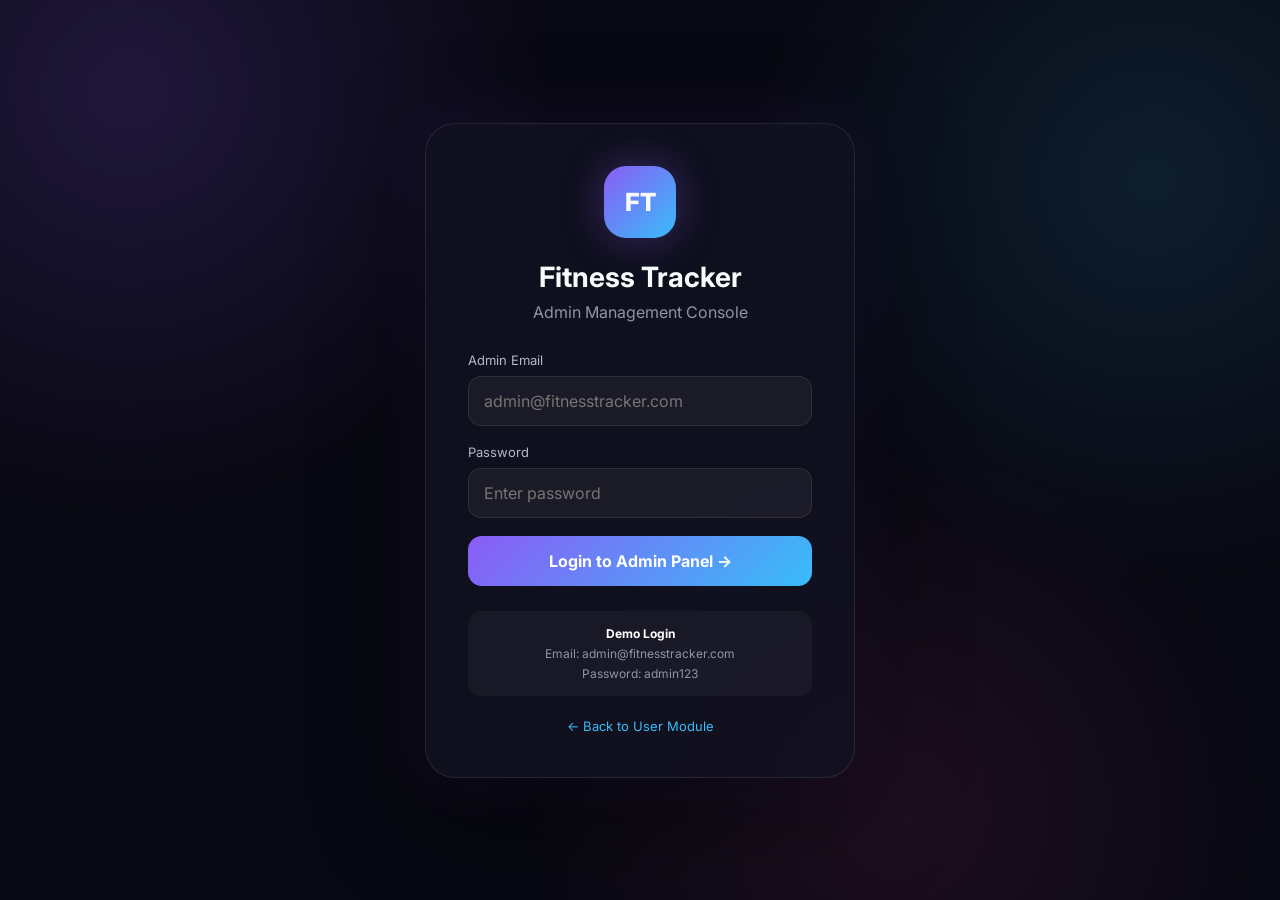
<file: admin.html>
<!DOCTYPE html>
<html lang="en">
<head>
    <meta charset="UTF-8">
    <meta name="viewport" content="width=device-width, initial-scale=1.0">
    <title>Fitness Tracker | Admin Module</title>
    <link rel="stylesheet" href="admin.css">
</head>

<body>

<!-- LOGIN SCREEN -->
<div id="loginScreen" class="login-screen">

    <div class="login-card">

        <div class="login-logo">FT</div>

        <h1>Fitness Tracker</h1>
        <p class="login-subtitle">Admin Management Console</p>

        <form id="loginForm">

            <div class="input-group">
                <label>Admin Email</label>
                <input
                    type="email"
                    id="email"
                    placeholder="admin@fitnesstracker.com"
                    required
                >
            </div>

            <div class="input-group">
                <label>Password</label>
                <input
                    type="password"
                    id="password"
                    placeholder="Enter password"
                    required
                >
            </div>

            <button type="submit" class="login-btn">
                Login to Admin Panel →
            </button>

        </form>

        <div class="demo-login">
            <b>Demo Login</b>
            <span>Email: admin@fitnesstracker.com</span>
            <span>Password: admin123</span>
        </div>

        <a href="index.html" class="user-link">
            ← Back to User Module
        </a>

    </div>
</div>


<!-- ADMIN APPLICATION -->
<div id="adminApp" class="admin-app hidden">

    <!-- SIDEBAR -->
    <aside class="sidebar">

        <div class="brand">
            <div class="brand-logo">FT</div>

            <div>
                <h2>FITNESS</h2>
                <span>TRACKER</span>
            </div>
        </div>

        <div class="admin-profile">
            <div class="profile-avatar">A</div>

            <div>
                <strong>Administrator</strong>
                <small>System Admin</small>
            </div>
        </div>

        <nav class="navigation">

            <button class="nav-item active" data-page="dashboard">
                <span>⌂</span>
                Dashboard
            </button>

            <button class="nav-item" data-page="users">
                <span>👥</span>
                User Management
            </button>

            <button class="nav-item" data-page="exercises">
                <span>💪</span>
                Exercise Database
            </button>

            <button class="nav-item" data-page="nutrition">
                <span>🥗</span>
                Nutrition Database
            </button>

            <button class="nav-item" data-page="reports">
                <span>📊</span>
                Reports & Analytics
            </button>

        </nav>

        <div class="sidebar-bottom">

            <a href="index.html" class="back-user">
                ← User Module
            </a>

            <button id="logoutBtn" class="logout-btn">
                ⎋ Logout
            </button>

        </div>

    </aside>


    <!-- MAIN CONTENT -->
    <main class="main-content">

        <!-- TOPBAR -->
        <header class="topbar">

            <div>
                <p class="top-label">ADMINISTRATION</p>
                <h1 id="pageTitle">Dashboard</h1>
            </div>

            <div class="top-actions">

                <div class="admin-status">
                    <span class="status-dot"></span>
                    System Online
                </div>

                <button id="themeBtn" class="icon-btn">
                    ☀
                </button>

            </div>

        </header>


        <!-- DASHBOARD -->
        <section id="dashboardPage" class="page active-page">

            <div class="welcome-banner">

                <div>
                    <span class="eyebrow">ADMIN OVERVIEW</span>

                    <h2>
                        Welcome back, Administrator 👋
                    </h2>

                    <p>
                        Manage users, workouts, exercises and nutrition
                        from one place.
                    </p>
                </div>

                <div class="banner-icon">
                    ⚡
                </div>

            </div>


            <!-- STAT CARDS -->
            <div class="stats-grid">

                <div class="stat-card purple">
                    <div class="stat-icon">👥</div>

                    <div>
                        <span>Total Users</span>
                        <strong id="totalUsers">0</strong>
                        <small>Registered users</small>
                    </div>
                </div>


                <div class="stat-card green">
                    <div class="stat-icon">✓</div>

                    <div>
                        <span>Active Users</span>
                        <strong id="activeUsers">0</strong>
                        <small>Currently active</small>
                    </div>
                </div>


                <div class="stat-card blue">
                    <div class="stat-icon">💪</div>

                    <div>
                        <span>Workouts Logged</span>
                        <strong id="totalWorkouts">0</strong>
                        <small>Total workouts</small>
                    </div>
                </div>


                <div class="stat-card pink">
                    <div class="stat-icon">🥗</div>

                    <div>
                        <span>Nutrition Items</span>
                        <strong id="totalNutrition">0</strong>
                        <small>Food database</small>
                    </div>
                </div>

            </div>


            <!-- DASHBOARD GRID -->
            <div class="dashboard-grid">

                <div class="panel large-panel">

                    <div class="panel-header">
                        <div>
                            <span class="eyebrow">ACTIVITY</span>
                            <h3>Weekly User Activity</h3>
                        </div>

                        <span class="panel-badge">Last 7 Days</span>
                    </div>

                    <div class="activity-chart">

                        <div class="chart-column">
                            <div class="bar" style="height:45%"></div>
                            <span>Mon</span>
                        </div>

                        <div class="chart-column">
                            <div class="bar" style="height:65%"></div>
                            <span>Tue</span>
                        </div>

                        <div class="chart-column">
                            <div class="bar" style="height:52%"></div>
                            <span>Wed</span>
                        </div>

                        <div class="chart-column">
                            <div class="bar" style="height:82%"></div>
                            <span>Thu</span>
                        </div>

                        <div class="chart-column">
                            <div class="bar" style="height:70%"></div>
                            <span>Fri</span>
                        </div>

                        <div class="chart-column">
                            <div class="bar" style="height:92%"></div>
                            <span>Sat</span>
                        </div>

                        <div class="chart-column">
                            <div class="bar" style="height:60%"></div>
                            <span>Sun</span>
                        </div>

                    </div>

                </div>


                <div class="panel">

                    <div class="panel-header">
                        <div>
                            <span class="eyebrow">GOALS</span>
                            <h3>User Goal Distribution</h3>
                        </div>
                    </div>

                    <div class="goal-list">

                        <div class="goal-item">
                            <div>
                                <span>Fat Loss</span>
                                <strong>45%</strong>
                            </div>

                            <div class="progress">
                                <span style="width:45%"></span>
                            </div>
                        </div>

                        <div class="goal-item">
                            <div>
                                <span>Muscle Gain</span>
                                <strong>30%</strong>
                            </div>

                            <div class="progress">
                                <span style="width:30%"></span>
                            </div>
                        </div>

                        <div class="goal-item">
                            <div>
                                <span>Maintenance</span>
                                <strong>25%</strong>
                            </div>

                            <div class="progress">
                                <span style="width:25%"></span>
                            </div>
                        </div>

                    </div>

                </div>

            </div>


            <!-- RECENT USERS -->
            <div class="panel">

                <div class="panel-header">

                    <div>
                        <span class="eyebrow">USERS</span>
                        <h3>Recently Registered Users</h3>
                    </div>

                    <button class="small-btn" onclick="showPage('users')">
                        View All →
                    </button>

                </div>

                <div class="table-container">

                    <table>

                        <thead>
                            <tr>
                                <th>User</th>
                                <th>Email</th>
                                <th>Goal</th>
                                <th>Status</th>
                            </tr>
                        </thead>

                        <tbody id="recentUsersTable"></tbody>

                    </table>

                </div>

            </div>

        </section>


        <!-- USERS PAGE -->
        <section id="usersPage" class="page">

            <div class="page-heading">

                <div>
                    <span class="eyebrow">MANAGEMENT</span>
                    <h2>User Management</h2>
                    <p>View and manage registered fitness users.</p>
                </div>

                <button class="primary-btn" onclick="openUserModal()">
                    + Add User
                </button>

            </div>


            <div class="toolbar">

                <input
                    type="text"
                    id="userSearch"
                    placeholder="🔍 Search users..."
                    oninput="renderUsers()"
                >

                <select id="statusFilter" onchange="renderUsers()">
                    <option value="all">All Status</option>
                    <option value="Active">Active</option>
                    <option value="Inactive">Inactive</option>
                </select>

            </div>


            <div class="panel">

                <div class="table-container">

                    <table>

                        <thead>
                            <tr>
                                <th>User</th>
                                <th>Email</th>
                                <th>Age</th>
                                <th>Goal</th>
                                <th>Status</th>
                                <th>Actions</th>
                            </tr>
                        </thead>

                        <tbody id="usersTable"></tbody>

                    </table>

                </div>

            </div>

        </section>


        <!-- EXERCISES PAGE -->
        <section id="exercisesPage" class="page">

            <div class="page-heading">

                <div>
                    <span class="eyebrow">FITNESS CONTENT</span>
                    <h2>Exercise Database</h2>
                    <p>Manage exercises available to fitness users.</p>
                </div>

                <button class="primary-btn" onclick="addExercise()">
                    + Add Exercise
                </button>

            </div>


            <div class="search-box">
                <input
                    type="text"
                    id="exerciseSearch"
                    placeholder="🔍 Search exercises..."
                    oninput="renderExercises()"
                >
            </div>


            <div id="exerciseGrid" class="content-grid"></div>

        </section>


        <!-- NUTRITION PAGE -->
        <section id="nutritionPage" class="page">

            <div class="page-heading">

                <div>
                    <span class="eyebrow">NUTRITION CONTENT</span>
                    <h2>Nutrition Database</h2>
                    <p>Manage food and nutrition information.</p>
                </div>

                <button class="primary-btn" onclick="addNutrition()">
                    + Add Food
                </button>

            </div>


            <div class="search-box">

                <input
                    type="text"
                    id="nutritionSearch"
                    placeholder="🔍 Search food..."
                    oninput="renderNutrition()"
                >

            </div>


            <div id="nutritionGrid" class="content-grid"></div>

        </section>


        <!-- REPORTS PAGE -->
        <section id="reportsPage" class="page">

            <div class="page-heading">

                <div>
                    <span class="eyebrow">ANALYTICS</span>
                    <h2>Reports & Analytics</h2>
                    <p>Monitor overall fitness platform activity.</p>
                </div>

            </div>


            <div class="report-grid">

                <div class="report-card">
                    <span>Workout Completion</span>
                    <strong>78%</strong>
                    <div class="report-progress">
                        <span style="width:78%"></span>
                    </div>
                </div>

                <div class="report-card">
                    <span>Average Workouts / User</span>
                    <strong>4.6</strong>
                    <small>This week</small>
                </div>

                <div class="report-card">
                    <span>Active User Rate</span>
                    <strong id="reportActiveRate">0%</strong>
                    <small>Current users</small>
                </div>

            </div>


            <div class="panel report-panel">

                <div class="panel-header">
                    <div>
                        <span class="eyebrow">PLATFORM</span>
                        <h3>System Summary</h3>
                    </div>
                </div>

                <div class="summary-grid">

                    <div>
                        <span>Total Users</span>
                        <strong id="reportUsers">0</strong>
                    </div>

                    <div>
                        <span>Active Users</span>
                        <strong id="reportActive">0</strong>
                    </div>

                    <div>
                        <span>Exercise Library</span>
                        <strong id="reportExercises">0</strong>
                    </div>

                    <div>
                        <span>Nutrition Library</span>
                        <strong id="reportNutrition">0</strong>
                    </div>

                </div>

            </div>

        </section>

    </main>

</div>


<!-- USER MODAL -->
<div id="userModal" class="modal hidden">

    <div class="modal-card">

        <button class="close-btn" onclick="closeUserModal()">×</button>

        <h2>Add New User</h2>
        <p>Create a new fitness tracker user.</p>

        <form id="userForm">

            <input id="newName" placeholder="Full Name" required>

            <input id="newEmail" type="email" placeholder="Email" required>

            <input id="newAge" type="number" placeholder="Age" required>

            <select id="newGoal">
                <option>Fat Loss</option>
                <option>Muscle Gain</option>
                <option>Maintenance</option>
            </select>

            <select id="newStatus">
                <option>Active</option>
                <option>Inactive</option>
            </select>

            <button class="primary-btn" type="submit">
                Create User
            </button>

        </form>

    </div>

</div>


<div id="toast" class="toast"></div>

<script src="admin.js"></script>

</body>
</html>
</file>
<file: admin.css>
@import url('https://fonts.googleapis.com/css2?family=Inter:wght@400;500;600;700;800&display=swap');

* {
    margin: 0;
    padding: 0;
    box-sizing: border-box;
}

:root {
    --bg: #080812;
    --panel: rgba(20, 20, 38, 0.72);
    --panel2: rgba(30, 30, 52, 0.7);
    --border: rgba(255,255,255,0.09);

    --purple: #8b5cf6;
    --cyan: #38bdf8;
    --pink: #ec4899;
    --green: #22c55e;
    --orange: #f59e0b;

    --text: #f8fafc;
    --muted: #9292aa;

    --radius: 22px;
}

body {
    font-family: Inter, sans-serif;
    background:
        radial-gradient(circle at 10% 10%, rgba(139,92,246,.18), transparent 30%),
        radial-gradient(circle at 90% 20%, rgba(56,189,248,.12), transparent 30%),
        radial-gradient(circle at 70% 90%, rgba(236,72,153,.10), transparent 30%),
        var(--bg);

    color: var(--text);
    min-height: 100vh;
}

button,
input,
select {
    font: inherit;
}

button {
    cursor: pointer;
}


/* =========================
   LOGIN
========================= */

.login-screen {
    min-height: 100vh;
    display: flex;
    align-items: center;
    justify-content: center;
    padding: 20px;
}

.login-card {
    width: 430px;
    padding: 42px;
    border-radius: 30px;

    background: rgba(18,18,34,.78);
    border: 1px solid var(--border);

    backdrop-filter: blur(25px);

    box-shadow:
        0 30px 100px rgba(0,0,0,.55),
        0 0 70px rgba(139,92,246,.12);

    text-align: center;
}

.login-logo {
    width: 72px;
    height: 72px;

    display: grid;
    place-items: center;

    margin: auto auto 22px;

    border-radius: 22px;

    background: linear-gradient(
        135deg,
        var(--purple),
        var(--cyan)
    );

    font-size: 25px;
    font-weight: 800;

    box-shadow: 0 0 40px rgba(139,92,246,.35);
}

.login-card h1 {
    font-size: 28px;
}

.login-subtitle {
    color: var(--muted);
    margin: 8px 0 30px;
}

.input-group {
    text-align: left;
    margin-bottom: 18px;
}

.input-group label {
    display: block;
    font-size: 13px;
    color: #b7b7ca;
    margin-bottom: 8px;
}

.input-group input {
    width: 100%;
    padding: 14px 15px;

    border-radius: 13px;

    border: 1px solid var(--border);
    outline: none;

    background: rgba(255,255,255,.05);
    color: white;
}

.input-group input:focus {
    border-color: var(--purple);
    box-shadow: 0 0 0 3px rgba(139,92,246,.12);
}

.login-btn {
    width: 100%;
    padding: 15px;

    border: 0;
    border-radius: 14px;

    color: white;
    font-weight: 700;

    background: linear-gradient(
        135deg,
        var(--purple),
        var(--cyan)
    );

    transition: .25s;
}

.login-btn:hover {
    transform: translateY(-2px);
    box-shadow: 0 12px 30px rgba(139,92,246,.3);
}

.demo-login {
    display: flex;
    flex-direction: column;
    gap: 5px;

    margin-top: 25px;
    padding: 15px;

    border-radius: 14px;

    background: rgba(255,255,255,.04);

    color: var(--muted);
    font-size: 12px;
}

.demo-login b {
    color: white;
}

.user-link {
    display: inline-block;
    margin-top: 22px;

    color: var(--cyan);
    text-decoration: none;
    font-size: 13px;
}


/* =========================
   APP
========================= */

.hidden {
    display: none !important;
}

.admin-app {
    min-height: 100vh;
    display: grid;
    grid-template-columns: 260px 1fr;
}


/* SIDEBAR */

.sidebar {
    position: fixed;
    left: 15px;
    top: 15px;
    bottom: 15px;

    width: 245px;

    padding: 24px 15px;

    border-radius: 28px;

    background: rgba(17,17,31,.82);
    border: 1px solid var(--border);

    backdrop-filter: blur(25px);

    display: flex;
    flex-direction: column;

    z-index: 20;
}

.brand {
    display: flex;
    align-items: center;
    gap: 12px;

    padding: 5px 10px 25px;
}

.brand-logo {
    width: 43px;
    height: 43px;

    display: grid;
    place-items: center;

    border-radius: 14px;

    background: linear-gradient(
        135deg,
        var(--purple),
        var(--cyan)
    );

    font-weight: 800;
}

.brand h2 {
    font-size: 15px;
    letter-spacing: 1px;
}

.brand span {
    font-size: 10px;
    color: var(--muted);
    letter-spacing: 2px;
}

.admin-profile {
    padding: 15px;

    display: flex;
    align-items: center;
    gap: 11px;

    border-radius: 16px;

    background: rgba(255,255,255,.045);

    margin-bottom: 20px;
}

.profile-avatar {
    width: 40px;
    height: 40px;

    border-radius: 50%;

    display: grid;
    place-items: center;

    background: linear-gradient(
        135deg,
        var(--pink),
        var(--purple)
    );

    font-weight: 800;
}

.admin-profile strong {
    display: block;
    font-size: 12px;
}

.admin-profile small {
    color: var(--muted);
    font-size: 10px;
}

.navigation {
    display: flex;
    flex-direction: column;
    gap: 6px;
}

.nav-item {
    width: 100%;

    display: flex;
    align-items: center;
    gap: 12px;

    padding: 13px;

    border: 0;
    border-radius: 13px;

    background: transparent;
    color: #aaaabd;

    text-align: left;

    transition: .2s;
}

.nav-item span {
    width: 24px;
    text-align: center;
}

.nav-item:hover {
    background: rgba(255,255,255,.05);
    color: white;
}

.nav-item.active {
    color: white;

    background: linear-gradient(
        135deg,
        rgba(139,92,246,.25),
        rgba(56,189,248,.10)
    );

    box-shadow: inset 3px 0 var(--purple);
}

.sidebar-bottom {
    margin-top: auto;

    display: flex;
    flex-direction: column;
    gap: 8px;
}

.back-user,
.logout-btn {
    padding: 12px;

    border-radius: 12px;

    text-decoration: none;
    border: 0;

    color: #aaaabd;
    background: rgba(255,255,255,.035);

    text-align: center;
}

.logout-btn:hover {
    color: #ff6b6b;
}


/* MAIN */

.main-content {
    grid-column: 2;
    padding: 25px 30px 50px;
    max-width: 1600px;
    width: 100%;
    margin: auto;
}

.topbar {
    min-height: 75px;

    display: flex;
    align-items: center;
    justify-content: space-between;

    margin-bottom: 25px;
}

.top-label,
.eyebrow {
    font-size: 10px;
    letter-spacing: 1.8px;
    color: var(--purple);
    font-weight: 800;
}

.topbar h1 {
    font-size: 27px;
    margin-top: 5px;
}

.top-actions {
    display: flex;
    align-items: center;
    gap: 12px;
}

.admin-status {
    padding: 9px 13px;
    border-radius: 20px;

    background: rgba(34,197,94,.08);
    color: #8ae6a8;

    font-size: 11px;
}

.status-dot {
    display: inline-block;

    width: 7px;
    height: 7px;

    border-radius: 50%;
    background: var(--green);

    margin-right: 5px;
}

.icon-btn {
    width: 38px;
    height: 38px;

    border: 1px solid var(--border);
    border-radius: 12px;

    background: rgba(255,255,255,.05);
    color: white;
}


/* =========================
   COMMON
========================= */

.page {
    display: none;
}

.active-page {
    display: block;
}

.welcome-banner {
    padding: 30px;

    border-radius: 25px;

    background:
        linear-gradient(
            135deg,
            rgba(139,92,246,.2),
            rgba(56,189,248,.08)
        );

    border: 1px solid var(--border);

    display: flex;
    align-items: center;
    justify-content: space-between;

    margin-bottom: 20px;
}

.welcome-banner h2 {
    font-size: 25px;
    margin: 8px 0;
}

.welcome-banner p {
    color: var(--muted);
    font-size: 13px;
}

.banner-icon {
    width: 70px;
    height: 70px;

    display: grid;
    place-items: center;

    border-radius: 22px;

    background: rgba(255,255,255,.07);

    font-size: 30px;
}

.stats-grid {
    display: grid;
    grid-template-columns: repeat(4,1fr);
    gap: 15px;
    margin-bottom: 20px;
}

.stat-card {
    padding: 20px;

    display: flex;
    align-items: center;
    gap: 15px;

    border-radius: var(--radius);

    background: var(--panel);
    border: 1px solid var(--border);

    backdrop-filter: blur(20px);

    transition: .25s;
}

.stat-card:hover {
    transform: translateY(-3px);
    border-color: rgba(255,255,255,.18);
}

.stat-icon {
    width: 48px;
    height: 48px;

    display: grid;
    place-items: center;

    border-radius: 15px;

    font-size: 19px;
}

.purple .stat-icon {
    background: rgba(139,92,246,.16);
}

.green .stat-icon {
    background: rgba(34,197,94,.14);
}

.blue .stat-icon {
    background: rgba(56,189,248,.14);
}

.pink .stat-icon {
    background: rgba(236,72,153,.14);
}

.stat-card span {
    display: block;
    color: var(--muted);
    font-size: 11px;
}

.stat-card strong {
    display: block;
    font-size: 25px;
    margin: 3px 0;
}

.stat-card small {
    color: #77778e;
    font-size: 9px;
}

.dashboard-grid {
    display: grid;
    grid-template-columns: 1.7fr 1fr;
    gap: 15px;
    margin-bottom: 20px;
}

.panel {
    padding: 22px;

    border-radius: var(--radius);

    background: var(--panel);
    border: 1px solid var(--border);

    backdrop-filter: blur(20px);

    margin-bottom: 15px;
}

.panel-header {
    display: flex;
    justify-content: space-between;
    align-items: center;

    margin-bottom: 20px;
}

.panel h3 {
    margin-top: 5px;
    font-size: 16px;
}

.panel-badge {
    padding: 6px 10px;

    border-radius: 8px;

    background: rgba(139,92,246,.1);
    color: #bba4ff;

    font-size: 10px;
}

.small-btn {
    padding: 8px 12px;

    border: 1px solid var(--border);
    border-radius: 10px;

    background: rgba(255,255,255,.04);
    color: white;

    font-size: 11px;
}


/* CHART */

.activity-chart {
    height: 230px;

    display: flex;
    align-items: flex-end;
    justify-content: space-around;

    padding: 10px 10px 0;

    border-bottom: 1px solid var(--border);
}

.chart-column {
    height: 100%;
    width: 10%;

    display: flex;
    flex-direction: column;
    justify-content: flex-end;
    align-items: center;
    gap: 10px;
}

.bar {
    width: 30px;
    max-height: 190px;

    border-radius: 8px 8px 3px 3px;

    background: linear-gradient(
        to top,
        var(--purple),
        var(--cyan)
    );

    box-shadow: 0 0 20px rgba(139,92,246,.15);
}

.chart-column span {
    color: var(--muted);
    font-size: 10px;
}


/* GOALS */

.goal-item {
    margin-bottom: 22px;
}

.goal-item > div:first-child {
    display: flex;
    justify-content: space-between;

    margin-bottom: 8px;

    font-size: 12px;
}

.goal-item strong {
    color: var(--cyan);
}

.progress {
    height: 7px;

    background: rgba(255,255,255,.06);

    border-radius: 10px;
    overflow: hidden;
}

.progress span {
    display: block;
    height: 100%;

    border-radius: inherit;

    background: linear-gradient(
        90deg,
        var(--purple),
        var(--cyan)
    );
}


/* TABLE */

.table-container {
    overflow-x: auto;
}

table {
    width: 100%;
    border-collapse: collapse;
}

th {
    color: #77778e;
    font-size: 10px;
    text-transform: uppercase;
    letter-spacing: 1px;
    text-align: left;

    padding: 12px;
}

td {
    padding: 14px 12px;

    border-top: 1px solid rgba(255,255,255,.05);

    color: #d8d8e5;
    font-size: 12px;
}

.user-name {
    font-weight: 700;
}

.user-email {
    color: var(--muted);
}

.status {
    display: inline-block;

    padding: 5px 9px;

    border-radius: 20px;

    font-size: 9px;
}

.status.active {
    background: rgba(34,197,94,.1);
    color: #65e98d;
}

.status.inactive {
    background: rgba(255,255,255,.06);
    color: #888899;
}

.action-btn {
    padding: 6px 9px;

    border: 0;
    border-radius: 7px;

    background: rgba(255,255,255,.06);

    color: #aaaabd;

    font-size: 10px;

    margin-right: 4px;
}

.action-btn.delete:hover {
    color: #ff6b6b;
}


/* =========================
   OTHER PAGES
========================= */

.page-heading {
    display: flex;
    justify-content: space-between;
    align-items: center;

    margin-bottom: 20px;
}

.page-heading h2 {
    font-size: 26px;
    margin: 6px 0;
}

.page-heading p {
    color: var(--muted);
    font-size: 12px;
}

.primary-btn {
    padding: 12px 17px;

    border: 0;
    border-radius: 12px;

    color: white;

    background: linear-gradient(
        135deg,
        var(--purple),
        var(--cyan)
    );

    font-weight: 700;

    transition: .2s;
}

.primary-btn:hover {
    transform: translateY(-2px);
    box-shadow: 0 10px 25px rgba(139,92,246,.25);
}

.toolbar {
    display: flex;
    gap: 10px;
    margin-bottom: 15px;
}

.toolbar input,
.toolbar select,
.search-box input {
    padding: 13px;

    border: 1px solid var(--border);
    border-radius: 12px;

    background: rgba(255,255,255,.045);

    color: white;
    outline: none;
}

.toolbar input {
    flex: 1;
}

.toolbar select {
    width: 150px;
}

select option {
    background: #171725;
}

.search-box {
    margin-bottom: 15px;
}

.search-box input {
    width: 100%;
}


/* CONTENT CARDS */

.content-grid {
    display: grid;
    grid-template-columns: repeat(3,1fr);
    gap: 15px;
}

.content-card {
    padding: 20px;

    border-radius: 20px;

    background: var(--panel);
    border: 1px solid var(--border);

    transition: .2s;
}

.content-card:hover {
    transform: translateY(-3px);
}

.content-icon {
    width: 48px;
    height: 48px;

    display: grid;
    place-items: center;

    border-radius: 15px;

    background: rgba(139,92,246,.13);

    font-size: 21px;

    margin-bottom: 15px;
}

.content-card h3 {
    font-size: 15px;
    margin-bottom: 7px;
}

.content-card p {
    color: var(--muted);
    font-size: 11px;
    line-height: 1.6;
}

.content-info {
    display: flex;
    justify-content: space-between;

    margin-top: 15px;

    font-size: 11px;
}

.content-info strong {
    color: var(--cyan);
}


/* REPORTS */

.report-grid {
    display: grid;
    grid-template-columns: repeat(3,1fr);
    gap: 15px;

    margin-bottom: 15px;
}

.report-card {
    padding: 25px;

    border-radius: var(--radius);

    background: var(--panel);
    border: 1px solid var(--border);
}

.report-card span {
    color: var(--muted);
    font-size: 11px;
}

.report-card strong {
    display: block;
    font-size: 34px;
    margin: 10px 0;
}

.report-card small {
    color: #77778e;
}

.report-progress {
    height: 7px;

    background: rgba(255,255,255,.06);

    border-radius: 10px;
}

.report-progress span {
    display: block;
    height: 100%;

    border-radius: inherit;

    background: linear-gradient(
        90deg,
        var(--purple),
        var(--cyan)
    );
}

.summary-grid {
    display: grid;
    grid-template-columns: repeat(4,1fr);
    gap: 12px;
}

.summary-grid div {
    padding: 20px;

    border-radius: 15px;

    background: rgba(255,255,255,.035);
}

.summary-grid span {
    display: block;

    color: var(--muted);
    font-size: 10px;
}

.summary-grid strong {
    display: block;

    margin-top: 7px;

    font-size: 24px;
}


/* MODAL */

.modal {
    position: fixed;
    inset: 0;

    display: grid;
    place-items: center;

    background: rgba(0,0,0,.7);

    z-index: 100;

    padding: 20px;
}

.modal-card {
    width: 430px;

    padding: 28px;

    border-radius: 25px;

    background: #151525;

    border: 1px solid var(--border);

    position: relative;
}

.modal-card h2 {
    margin-bottom: 5px;
}

.modal-card p {
    color: var(--muted);
    font-size: 12px;
    margin-bottom: 20px;
}

.close-btn {
    position: absolute;

    right: 18px;
    top: 15px;

    border: 0;
    background: transparent;

    color: white;

    font-size: 24px;
}

.modal-card form {
    display: flex;
    flex-direction: column;
    gap: 12px;
}

.modal-card input,
.modal-card select {
    padding: 13px;

    border-radius: 11px;

    border: 1px solid var(--border);

    background: rgba(255,255,255,.05);
    color: white;

    outline: none;
}


/* TOAST */

.toast {
    position: fixed;

    bottom: 25px;
    right: 25px;

    padding: 14px 18px;

    border-radius: 12px;

    background: #202034;
    border: 1px solid var(--border);

    box-shadow: 0 10px 40px rgba(0,0,0,.3);

    font-size: 12px;

    transform: translateY(100px);
    opacity: 0;

    transition: .3s;

    z-index: 200;
}

.toast.show {
    transform: translateY(0);
    opacity: 1;
}


/* =========================
   RESPONSIVE
========================= */

@media(max-width:1100px) {

    .stats-grid {
        grid-template-columns: repeat(2,1fr);
    }

    .dashboard-grid {
        grid-template-columns: 1fr;
    }

    .content-grid {
        grid-template-columns: repeat(2,1fr);
    }

    .summary-grid {
        grid-template-columns: repeat(2,1fr);
    }
}


@media(max-width:800px) {

    .admin-app {
        display: block;
    }

    .sidebar {
        position: relative;

        left: 0;
        top: 0;
        bottom: auto;

        width: calc(100% - 20px);

        margin: 10px;

        height: auto;
    }

    .navigation {
        display: grid;
        grid-template-columns: repeat(2,1fr);
    }

    .sidebar-bottom {
        margin-top: 15px;
    }

    .main-content {
        padding: 15px;
    }

    .topbar {
        align-items: flex-start;
    }

    .content-grid,
    .report-grid {
        grid-template-columns: 1fr;
    }
}


@media(max-width:550px) {

    .stats-grid {
        grid-template-columns: 1fr;
    }

    .summary-grid {
        grid-template-columns: 1fr;
    }

    .welcome-banner {
        padding: 20px;
    }

    .banner-icon {
        display: none;
    }

    .page-heading {
        flex-direction: column;
        align-items: flex-start;
        gap: 15px;
    }

    .toolbar {
        flex-direction: column;
    }

    .toolbar select {
        width: 100%;
    }

    .login-card {
        padding: 28px 20px;
    }

}
</file>
